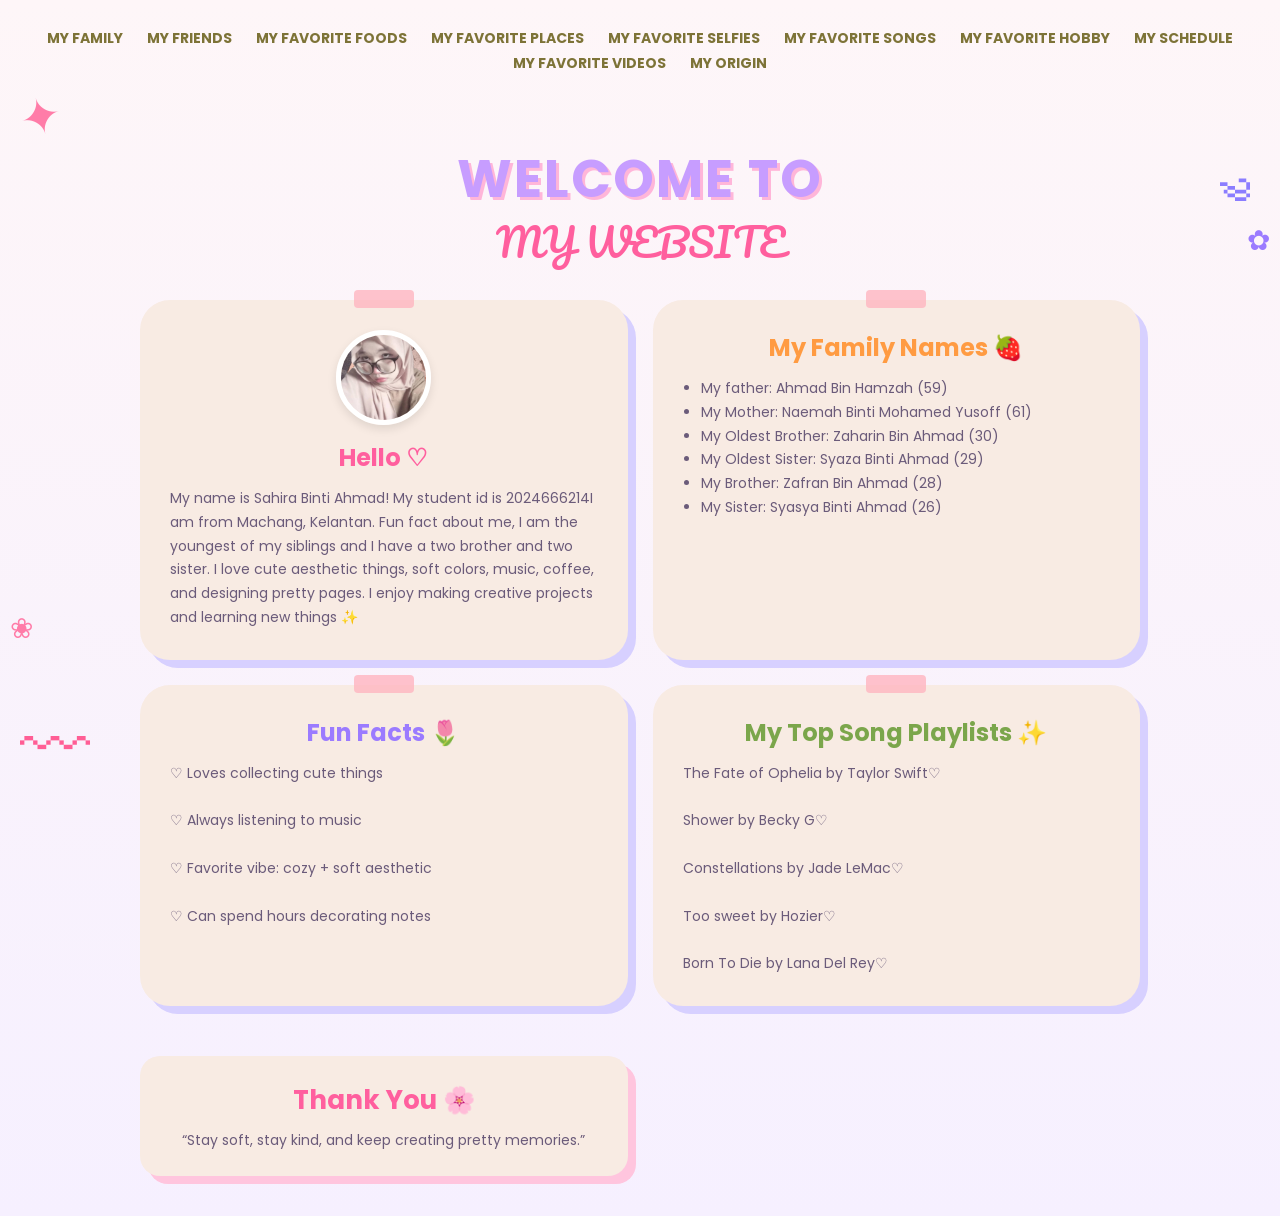
<file: aboutme.html>
<!DOCTYPE html>
<html lang="en">
<head>
<meta charset="UTF-8" />
<meta name="viewport" content="width=device-width, initial-scale=1.0"/>
<title>About Me</title>

<link href="https://fonts.googleapis.com/css2?family=Poppins:wght@300;400;600&family=Pacifico&display=swap" rel="stylesheet">

<link rel="stylesheet" href="style.css">
<style>
</style>
</head>

<body>

<!-- MENU -->

<div class="menu">

<a href="myfamily.html">MY FAMILY</a>

<a href="myfriends.html">MY FRIENDS</a>

<a href="myfoods.html">MY FAVORITE FOODS</a>

<a href="favoriteplace.html">MY FAVORITE PLACES</a>

<a href="selfies.html">MY FAVORITE SELFIES</a>

<a href="myfavoritesongs.html">MY FAVORITE SONGS</a>

<a href="myhobby.html">MY FAVORITE HOBBY</a>

<a href="schedule.html">MY SCHEDULE</a>

<a href="myvideo.html">MY FAVORITE VIDEOS</a>

<a href="myorigin.html">MY ORIGIN</a>



</div>

<div class="bg-doodle1">✦</div>
<div class="bg-doodle2">༄</div>
<div class="bg-doodle3">〰</div>

<div class="sparkle s1">✿</div>
<div class="sparkle s2">❀</div>

<div class="container">

<div class="title">
<h1>WELCOME TO</h1>
<p>MY WEBSITE</p>
    </div>

<div class="grid">

<div class="card about">
<img src="Image/me.jpeg" class="profile">

<h2>Hello ♡</h2>

<p>
My name is Sahira Binti Ahmad! My student id is 2024666214I am from Machang, Kelantan. Fun fact about me, I am the youngest of my siblings and I have a two brother and two sister.
I love cute aesthetic things, soft colors,
music, coffee, and designing pretty pages.
I enjoy making creative projects and learning new things ✨
</p>
</div>

<div class="card likes">
<h2>My Family Names 🍓</h2>

<ul>
<li>My father: Ahmad Bin Hamzah (59)</li>
<li>My Mother: Naemah Binti Mohamed Yusoff (61)</li>
<li>My Oldest Brother: Zaharin Bin Ahmad (30)</li>
<li>My Oldest Sister: Syaza Binti Ahmad (29)</li>
<li>My Brother: Zafran Bin Ahmad (28)</li>
<li>My Sister: Syasya Binti Ahmad (26)</li>
</ul>
</div>

<div class="card facts">
<h2>Fun Facts 🌷</h2>

<p>
♡ Loves collecting cute things  
<br><br>
♡ Always listening to music  
<br><br>
♡ Favorite vibe: cozy + soft aesthetic  
<br><br>
♡ Can spend hours decorating notes
</p>
</div>

<div class="card socials">
<h2>My Top Song Playlists ✨</h2>

<p>
The Fate of Ophelia by Taylor Swift♡
<br><br>
Shower by Becky G♡
<br><br>
Constellations by Jade LeMac♡
<br><br>
Too sweet by Hozier♡
<br><br>
Born To Die by Lana Del Rey♡
</p>
</div>


<div class="footer">
<h3>Thank You 🌸</h3>

<p>
“Stay soft, stay kind, and keep creating pretty memories.”
</p>
</div>

</body>
</html>
</file>
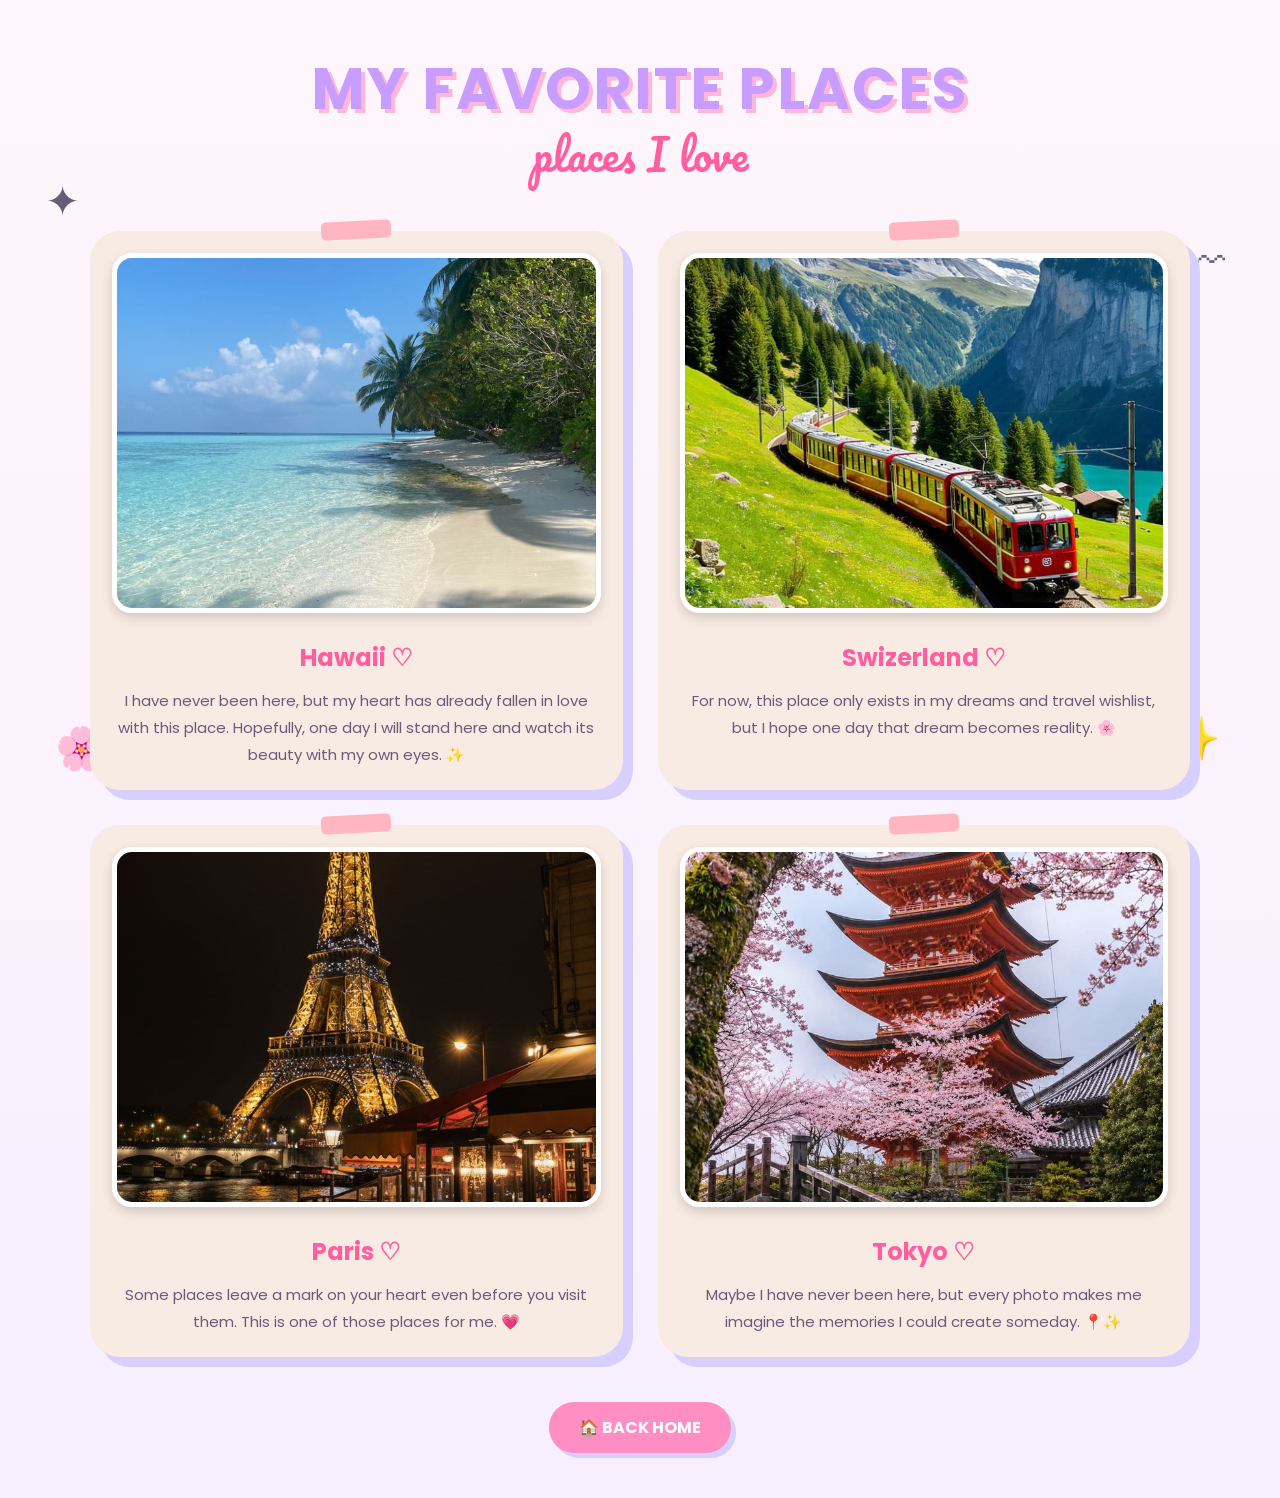
<file: favoriteplace.html>
<!DOCTYPE html>
<html>
<head>
<meta charset="UTF-8">
<meta name="viewport" content="width=device-width, initial-scale=1.0">
<title>My Favorite Places</title>
<style>
@import url('https://fonts.googleapis.com/css2?family=Poppins:wght@300;400;600&family=Pacifico&display=swap');

*{
margin:0;
padding:0;
box-sizing:border-box;
font-family:'Poppins',sans-serif;
}

body{
background:linear-gradient(180deg,#fff6fb,#f7efff);
color:#6b5b7a;
min-height:100vh;
overflow-x:hidden;
}

.container{
width:90%;
max-width:1100px;
margin:45px auto;
}

.title{
text-align:center;
margin-bottom:40px;
}

.title h1{
font-size:58px;
color:#c79dff;
letter-spacing:2px;
text-shadow:4px 4px #ffb6d9;
}

.title p{
font-family:'Pacifico',cursive;
font-size:42px;
color:#ff5f9e;
margin-top:-15px;
}

.place-gallery{
display:grid;
grid-template-columns:repeat(2,1fr);
gap:35px;
}

.place-card{
background:#f8ebe3;
border-radius:30px;
padding:22px;
box-shadow:10px 10px 0 #d7d0ff;
position:relative;
transition:0.3s;
cursor:pointer;
}

.place-card::before{
content:'';
width:70px;
height:18px;
background:#ffb6c1;
position:absolute;
top:-10px;
left:50%;
transform:translateX(-50%) rotate(-3deg);
border-radius:5px;
}

.place-card:hover{
transform:translateY(-7px) rotate(-1deg);
}

.place-card img{
width:100%;
height:360px;
object-fit:cover;
border-radius:20px;
border:5px solid white;
box-shadow:0 5px 12px rgba(0,0,0,0.15);
}

.place-card h2{
text-align:center;
margin-top:20px;
color:#ff5f9e;
font-size:24px;
}

.place-card p{
text-align:center;
margin-top:12px;
font-size:15px;
line-height:1.8;
}

.button{
text-align:center;
margin-top:45px;
}

.button a{
display:inline-block;
padding:13px 30px;
background:#ff8fc2;
color:white;
text-decoration:none;
border-radius:25px;
font-weight:bold;
box-shadow:5px 5px 0 #d7d0ff;
}

.button a:hover{
background:#ff6ba9;
}

.doodle{
position:fixed;
font-size:42px;
z-index:-1;
}

.d1{
top:170px;
left:45px;
}

.d2{
top:230px;
right:55px;
}

.d3{
bottom:120px;
left:55px;
}

.d4{
bottom:130px;
right:60px;
}

.active{
transform:scale(1.04);
}

@media(max-width:768px){
.place-gallery{
grid-template-columns:1fr;
}

.title h1{
font-size:42px;
}

.title p{
font-size:32px;
}

.place-card img{
height:300px;
}
}
</style>
</head>

<body>

<div class="doodle d1">✦</div>
<div class="doodle d2">〰</div>
<div class="doodle d3">🌸</div>
<div class="doodle d4">✨</div>

<div class="container">

<div class="title">
<h1>MY FAVORITE PLACES</h1>
<p>places I love</p>
</div>

<div class="place-gallery">

<div class="place-card">
<img src="Image/place1.jpeg" alt="">
<h2> Hawaii ♡</h2>
<p>I have never been here, but my heart has already fallen in love with this place. Hopefully, one day I will stand here and watch its beauty with my own eyes. ✨</p>
</div>

<div class="place-card">
<img src="Image/place2.jpeg" alt="">
<h2>Swizerland ♡</h2>
<p>For now, this place only exists in my dreams and travel wishlist, but I hope one day that dream becomes reality. 🌸</p>
</div>

<div class="place-card">
<img src="Image/place3.jpeg" alt="">
<h2>Paris ♡</h2>
<p>Some places leave a mark on your heart even before you visit them. This is one of those places for me. 💗</p>
</div>

<div class="place-card">
<img src="Image/place4.jpeg" alt="">
<h2>Tokyo ♡</h2>
<p>Maybe I have never been here, but every photo makes me imagine the memories I could create someday. 📍✨</p>
</div>

</div>

<div class="button">
<a href="aboutme.html">🏠 BACK HOME</a>
</div>

</div>

<script>
const cards=document.querySelectorAll(".place-card");

cards.forEach(card=>{
card.addEventListener("click",()=>{
card.classList.toggle("active");
});
});
</script>

</body>
</html>
</file>
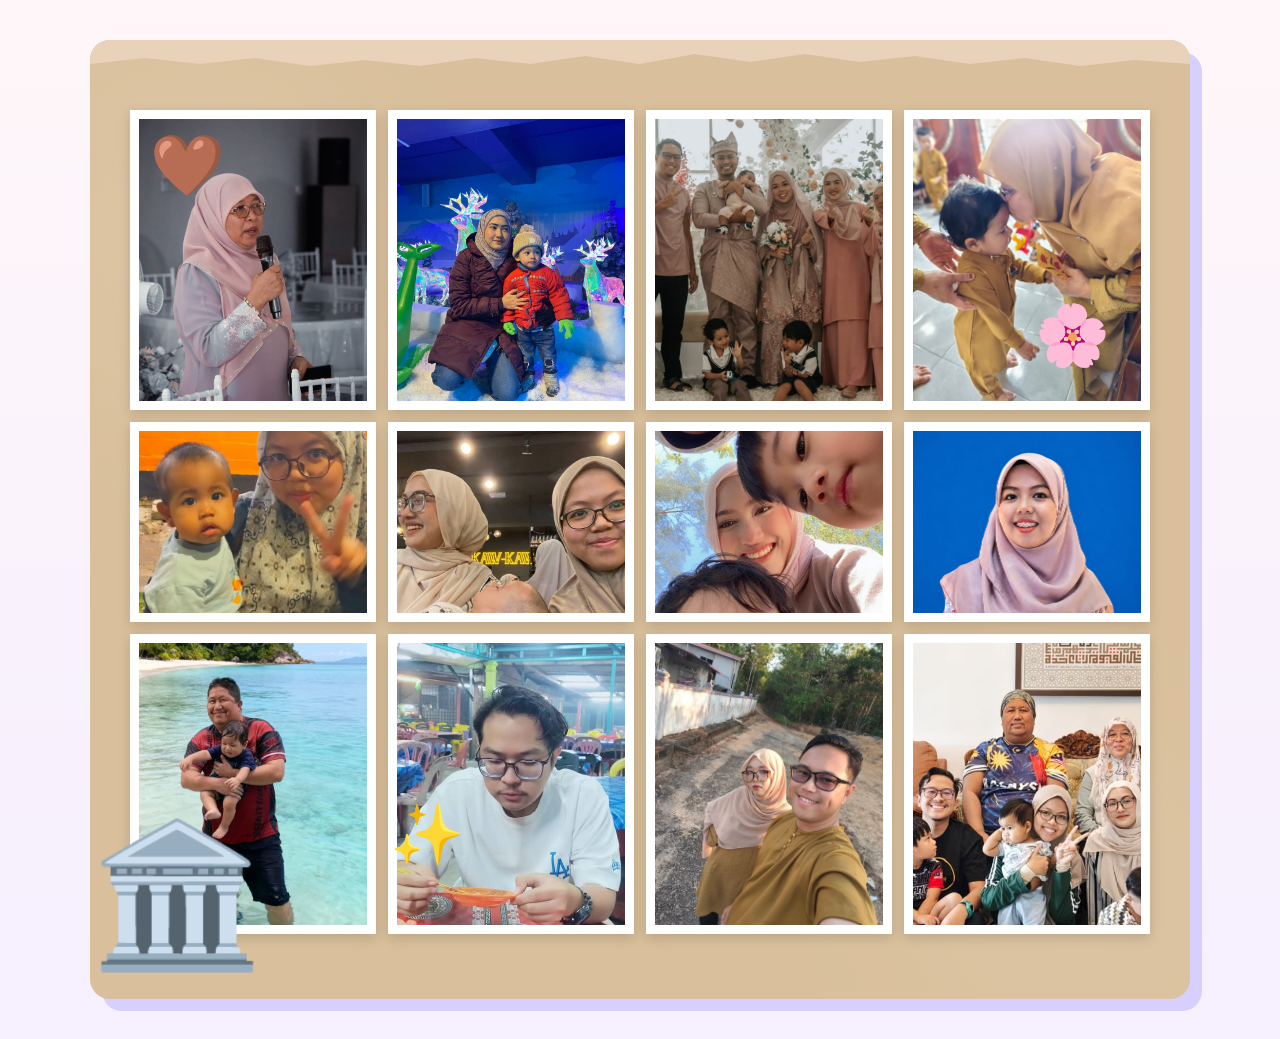
<file: myfamily.html>
<!DOCTYPE html>
<html lang="en">
<head>
<meta charset="UTF-8">
<meta name="viewport" content="width=device-width, initial-scale=1.0">
<title>My Family</title>

<link href="https://fonts.googleapis.com/css2?family=Poppins:wght@300;400;500&family=Pacifico&display=swap" rel="stylesheet">

<style>

*{
    margin:0;
    padding:0;
    box-sizing:border-box;
}

body{
    background:linear-gradient(180deg,#fef6f8,#f6f0ff);
    font-family:'Poppins',sans-serif;
    display:flex;
    justify-content:center;
    align-items:center;
    min-height:100vh;
    padding:40px;
}

/* Scrapbook Page */

.scrapbook{
    width:1100px;
    min-height:900px;
    background:#d9bf9b;
    background-image:
    radial-gradient(circle at 10% 20%, rgba(255,255,255,0.1) 0%, transparent 25%),
    radial-gradient(circle at 90% 90%, rgba(255,255,255,0.08) 0%, transparent 25%);
    border-radius:20px;
    position:relative;
    overflow:hidden;
    padding:40px;
    box-shadow:12px 12px 0px #d7d0ff;
}

/* Torn Paper Effect */

.scrapbook::before{
    content:"";
    position:absolute;
    top:0;
    left:0;
    width:100%;
    height:40px;
    background:#e8d3ba;
    clip-path:polygon(0 0,100% 0,100% 60%,95% 50%,90% 65%,85% 45%,80% 60%,75% 40%,70% 55%,65% 35%,60% 55%,55% 35%,50% 60%,45% 40%,40% 60%,35% 45%,30% 65%,25% 50%,20% 65%,15% 45%,10% 60%,5% 45%,0 60%);
}

/* Main Grid */

.gallery{
    display:grid;
    grid-template-columns:repeat(4,1fr);
    gap:12px;
    margin-top:30px;
}

/* Photos */

.photo{
    background:white;
    padding:6px;
    border:3px solid #fff;
    box-shadow:0 4px 12px rgba(0,0,0,0.15);
    transition:0.3s;
}

.photo:hover{
    transform:scale(1.05);
}

.photo img{
    width:100%;
    height:100%;
    object-fit:cover;
    display:block;
}

.small{
    height:120px;
}

.medium{
    height:200px;
}

.large{
    height:300px;
}

/* Title */

.family-title{
    position:absolute;
    top:420px;
    left:50%;
    transform:translateX(-50%);
    font-family:'Pacifico',cursive;
    font-size:55px;
    color:white;
    text-shadow:2px 2px 8px rgba(0,0,0,0.3);
}

/* Decorative Elements */

.airplane{
    position:absolute;
    right:60px;
    bottom:200px;
    font-size:90px;
    opacity:0.8;
}

.building-left{
    position:absolute;
    bottom:0;
    left:0;
    font-size:140px;
}

.building-right{
    position:absolute;
    bottom:0;
    right:0;
    font-size:140px;
}

.sticker{
    position:absolute;
    font-size:60px;
}

.s1{
    top:80px;
    left:60px;
}

.s2{
    bottom:120px;
    left:300px;
}

.s3{
    top:250px;
    right:80px;
}

/* Responsive */

@media(max-width:900px){

.gallery{
    grid-template-columns:repeat(2,1fr);
}

.family-title{
    position:relative;
    top:auto;
    left:auto;
    transform:none;
    text-align:center;
    margin:30px 0;
}

.scrapbook{
    width:100%;
}

}

</style>
</head>
<body>

<div class="scrapbook">

<div class="sticker s1">🤎</div>
<div class="sticker s2">✨</div>
<div class="sticker s3">🌸</div>

<div class="gallery">

<div class="photo large">
<img src="Image/mother.jpeg">
</div>

<div class="photo large">
<img src="Image/father.jpeg">
</div>

<div class="photo large">
<img src="Image/big.jpeg">
</div>

<div class="photo large">
<img src="Image/family4.jpeg">
</div>

<div class="photo medium">
<img src="Image/family5.jpeg">
</div>

<div class="photo medium">
<img src="Image/small.jpeg">
</div>

<div class="photo medium">
<img src="Image/family7.jpeg">
</div>

<div class="photo medium">
<img src="Image/family8.jpeg">
</div>

<div class="photo large">
<img src="Image/family9.jpeg">
</div>

<div class="photo large">
<img src="Image/family10.jpeg">
</div>

<div class="photo large">
<img src="Image/family11.jpeg">
</div>

<div class="photo large">
<img src="Image/rightsmall.jpeg">
</div>

</div>

<div class="building-left">🏛️</div>
<div class="building-center">🏰</div>

</div>

</body>
</html>
</file>
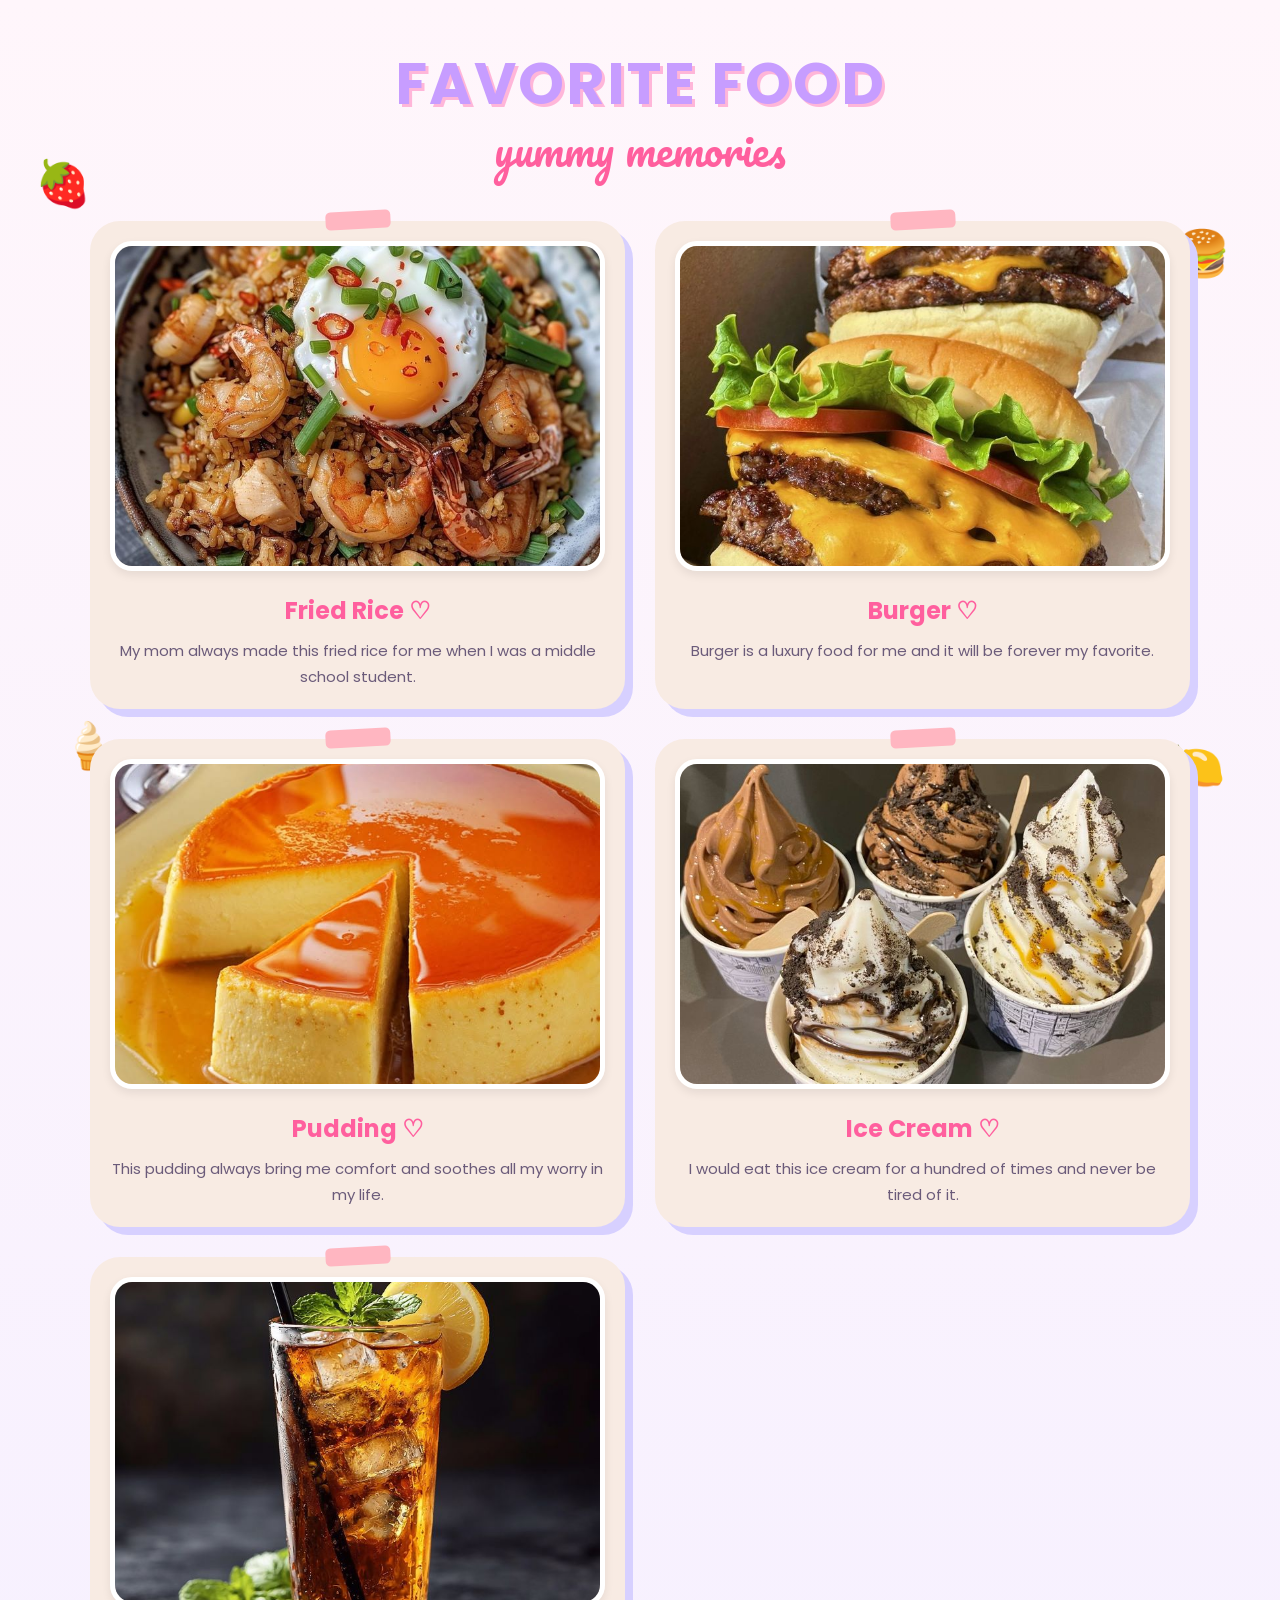
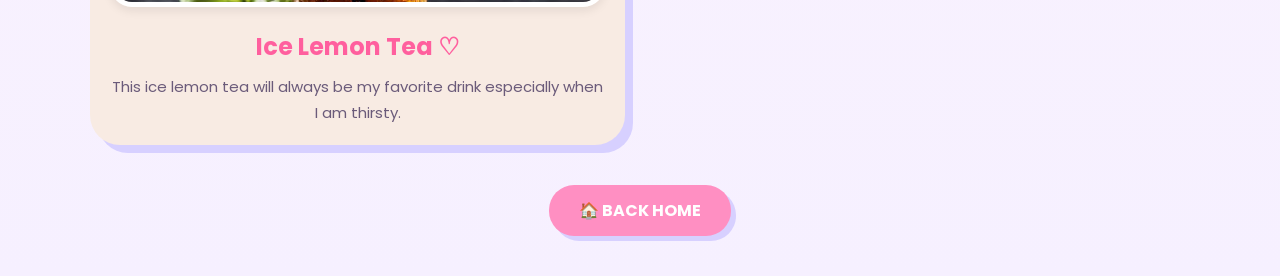
<file: myfoods.html>
<!DOCTYPE html>
<html>
<head>
<meta charset="UTF-8">
<meta name="viewport" content="width=device-width, initial-scale=1.0">
<title>My Favorite Food</title>
<style>
@import url('https://fonts.googleapis.com/css2?family=Poppins:wght@300;400;600&family=Pacifico&display=swap');
*{
margin:0;
padding:0;
box-sizing:border-box;
font-family:'Poppins',sans-serif;
}
body{
background:linear-gradient(180deg,#fff6fb,#f6f0ff);
color:#6b5b7a;
min-height:100vh;
overflow-x:hidden;
}
.menu{
text-align:center;
padding:25px;
}
.menu a{
text-decoration:none;
color:#7d7337;
margin:0 18px;
font-size:14px;
font-weight:bold;
}
.container{
width:90%;
max-width:1100px;
margin:40px auto;
position:relative;
}
.title{
text-align:center;
margin-bottom:35px;
}
.title h1{
font-size:58px;
color:#c79dff;
text-shadow:3px 3px #ffb6d9;
letter-spacing:2px;
}
.title p{
font-family:'Pacifico',cursive;
font-size:42px;
color:#ff5f9e;
margin-top:-15px;
}
.food-gallery{
display:grid;
grid-template-columns:repeat(2,1fr);
gap:30px;
}
.food-card{
background:#f8ebe3;
border-radius:30px;
padding:20px;
box-shadow:8px 8px 0 #d7d0ff;
position:relative;
transition:0.3s;
}
.food-card::before{
content:'';
width:65px;
height:18px;
background:#ffb6c1;
position:absolute;
top:-10px;
left:50%;
transform:translateX(-50%) rotate(-3deg);
border-radius:5px;
}
.food-card:hover{
transform:translateY(-6px) rotate(-1deg);
}
.food-card img{
width:100%;
height:330px;
object-fit:cover;
border-radius:22px;
border:5px solid white;
box-shadow:0 4px 10px rgba(0,0,0,0.08);
}
.food-card h2{
text-align:center;
margin-top:15px;
color:#ff5f9e;
font-size:24px;
}
.food-card p{
margin-top:10px;
font-size:15px;
line-height:1.7;
text-align:center;
}
.button{
text-align:center;
margin-top:40px;
}
.button a{
display:inline-block;
padding:13px 30px;
background:#ff8fc2;
color:white;
text-decoration:none;
border-radius:25px;
font-weight:bold;
box-shadow:5px 5px 0 #d7d0ff;
}
.button a:hover{
background:#ff6ba9;
}
.doodle{
position:fixed;
font-size:45px;
z-index:-1;
}
.d1{
top:150px;
left:35px;
}
.d2{
right:50px;
top:220px;
}
.d3{
left:60px;
bottom:120px;
}
.d4{
right:55px;
bottom:100px;
}
.active{
transform:scale(1.04);
}
@media(max-width:768px){
.menu a{
display:block;
margin:10px 0;
}
.food-gallery{
grid-template-columns:1fr;
}
.title h1{
font-size:42px;
}
.title p{
font-size:32px;
}
.food-card img{
height:300px;
}
}
</style>
</head>
<body>
<div class="doodle d1">🍓</div>
<div class="doodle d2">🍔</div>
<div class="doodle d3">🍦</div>
<div class="doodle d4">🍋</div>
<div class="container">
<div class="title">
<h1>FAVORITE FOOD</h1>
<p>yummy memories</p>
</div>
<div class="food-gallery">
<div class="food-card">
<img src="Image/Food1.jpeg" alt="">
<h2>Fried Rice ♡</h2>
<p>My mom always made this fried rice for me when I was a middle school student.</p>
</div>
<div class="food-card">
<img src="Image/Food2.jpeg" alt="">
<h2>Burger ♡</h2>
<p>Burger is a luxury food for me and it will be forever my favorite.</p>
</div>
<div class="food-card">
<img src="Image/Food3.jpeg" alt="">
<h2>Pudding ♡</h2>
<p>This pudding always bring me comfort and soothes all my worry in my life.</p>
</div>
<div class="food-card">
<img src="Image/Food4.jpeg" alt="">
<h2>Ice Cream ♡</h2>
<p>I would eat this ice cream for a hundred of times and never be tired of it.</p>
</div>
<div class="food-card">
<img src="Image/Food5.jpeg" alt="">
<h2>Ice Lemon Tea ♡</h2>
<p>This ice lemon tea will always be my favorite drink especially when I am thirsty.</p>
</div>
</div>
<div class="button">
<a href="aboutme.html">🏠 BACK HOME</a>
</div>
</div>
<script>
const cards=document.querySelectorAll(".food-card");
cards.forEach(card=>{
card.addEventListener("click",()=>{
card.classList.toggle("active");
});
});
</script>
</body>
</html>
</file>
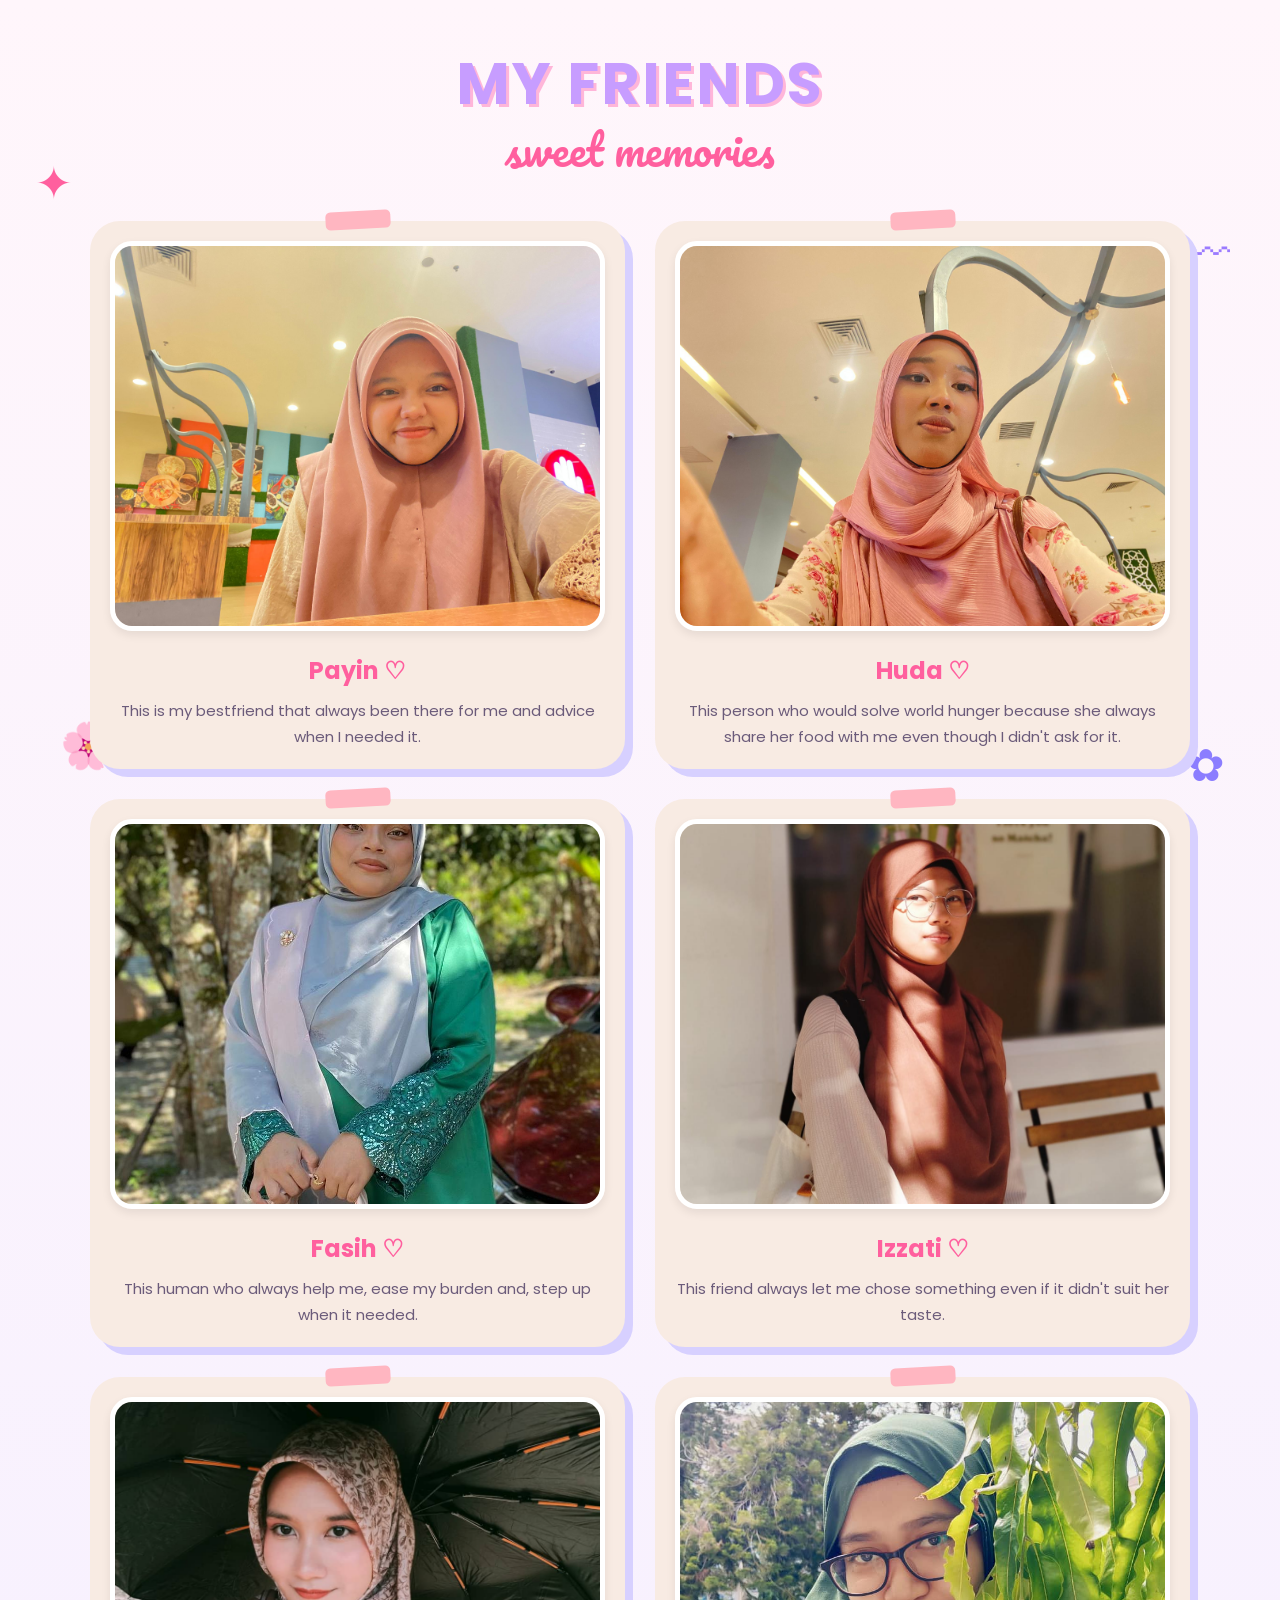
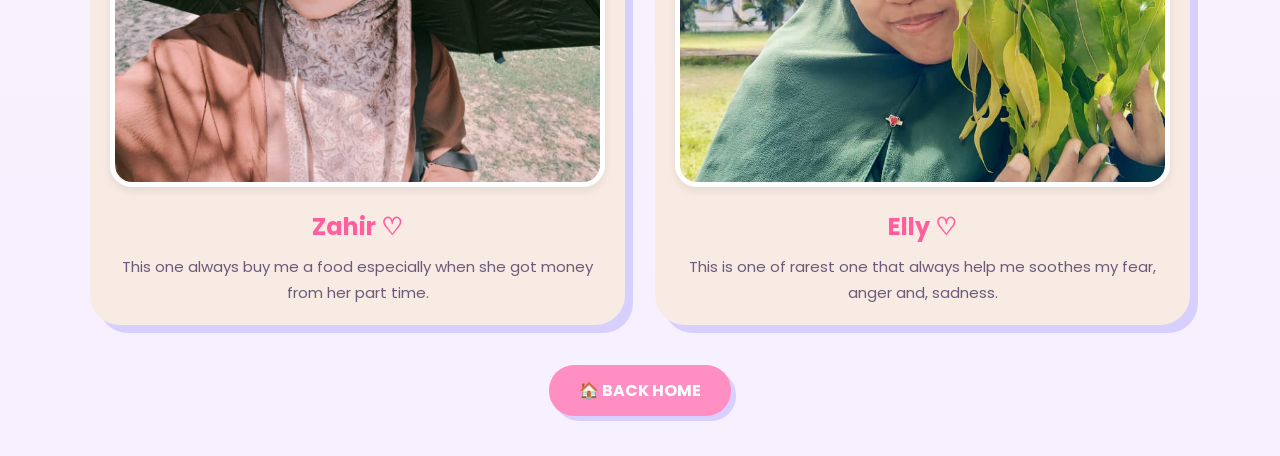
<file: myfriends.html>
<!DOCTYPE html>
<html>
<head>
<meta charset="UTF-8">
<meta name="viewport" content="width=device-width, initial-scale=1.0">
<title>My Friends</title>
<style>
@import url('https://fonts.googleapis.com/css2?family=Poppins:wght@300;400;600&family=Pacifico&display=swap');
*{
margin:0;
padding:0;
box-sizing:border-box;
font-family:'Poppins',sans-serif;
}
body{
background:linear-gradient(180deg,#fff6fb,#f6f0ff);
color:#6b5b7a;
min-height:100vh;
overflow-x:hidden;
}
.menu{
text-align:center;
padding:25px;
}
.menu a{
text-decoration:none;
color:#7d7337;
margin:0 18px;
font-size:14px;
font-weight:bold;
}
.container{
width:90%;
max-width:1100px;
margin:40px auto;
position:relative;
}
.title{
text-align:center;
margin-bottom:35px;
}
.title h1{
font-size:58px;
color:#c79dff;
text-shadow:3px 3px #ffb6d9;
letter-spacing:2px;
}
.title p{
font-family:'Pacifico',cursive;
font-size:42px;
color:#ff5f9e;
margin-top:-15px;
}
.gallery{
display:grid;
grid-template-columns:repeat(2,1fr);
gap:30px;
}
.friend-card{
background:#f8ebe3;
border-radius:30px;
padding:20px;
box-shadow:8px 8px 0 #d7d0ff;
position:relative;
transition:0.3s;
}
.friend-card::before{
content:'';
width:65px;
height:18px;
background:#ffb6c1;
position:absolute;
top:-10px;
left:50%;
transform:translateX(-50%) rotate(-3deg);
border-radius:5px;
}
.friend-card:hover{
transform:translateY(-6px) rotate(-1deg);
}
.friend-card img{
width:100%;
height:390px;
object-fit:cover;
border-radius:22px;
border:5px solid white;
box-shadow:0 4px 10px rgba(0,0,0,0.08);
}
.friend-card h2{
text-align:center;
margin-top:15px;
color:#ff5f9e;
font-size:24px;
}
.friend-card p{
margin-top:10px;
font-size:15px;
line-height:1.7;
text-align:center;
}
.button{
text-align:center;
margin-top:40px;
}
.button a{
display:inline-block;
padding:13px 30px;
background:#ff8fc2;
color:white;
text-decoration:none;
border-radius:25px;
font-weight:bold;
box-shadow:5px 5px 0 #d7d0ff;
}
.button a:hover{
background:#ff6ba9;
}
.doodle{
position:fixed;
font-size:45px;
z-index:-1;
}
.d1{
top:150px;
left:35px;
color:#ff5f9e;
}
.d2{
right:50px;
top:220px;
color:#9b7bff;
}
.d3{
left:60px;
bottom:120px;
color:#ff7ca8;
}
.d4{
right:55px;
bottom:100px;
color:#8b7dff;
}
.active{
transform:scale(1.04);
}
@media(max-width:768px){
.menu a{
display:block;
margin:10px 0;
}
.gallery{
grid-template-columns:1fr;
}
.title h1{
font-size:42px;
}
.title p{
font-size:32px;
}
.friend-card img{
height:340px;
}
}
</style>
</head>
<body>
<div class="doodle d1">✦</div>
<div class="doodle d2">〰</div>
<div class="doodle d3">🌸</div>
<div class="doodle d4">✿</div>
<div class="container">
<div class="title">
<h1>MY FRIENDS</h1>
<p>sweet memories</p>
</div>
<div class="gallery">
<div class="friend-card">
<img src="Image/payin.jpeg" alt="Payin">
<h2>Payin ♡</h2>
<p>This is my bestfriend that always been there for me and advice when I needed it.</p>
</div>
<div class="friend-card">
<img src="Image/huda.jpeg" alt="Huda">
<h2>Huda ♡</h2>
<p>This person who would solve world hunger because she always share her food with me even though I didn't ask for it.</p>
</div>
<div class="friend-card">
<img src="Image/ell.jpeg" alt="Ell">
<h2>Fasih ♡</h2>
<p>This human who always help me, ease my burden and, step up when it needed.</p>
</div>
<div class="friend-card">
<img src="Image/izzati.jpeg" alt="Izzati">
<h2>Izzati ♡</h2>
<p>This friend always let me chose something even if it didn't suit her taste.</p>
</div>
<div class="friend-card">
<img src="Image/zahir.jpeg" alt="Zahir">
<h2>Zahir ♡</h2>
<p>This one always buy me a food especially when she got money from her part time.</p>
</div>
<div class="friend-card">
<img src="Image/elly.jpeg" alt="Elly">
<h2>Elly ♡</h2>
<p>This is one of rarest one that always help me soothes my fear, anger and, sadness.</p>
</div>
</div>
<div class="button">
<a href="aboutme.html">🏠 BACK HOME</a>
</div>
</div>
<script>
const cards=document.querySelectorAll(".friend-card");
cards.forEach(card=>{
card.addEventListener("click",()=>{
card.classList.toggle("active");
});
});
</script>
</body>
</html>
</file>
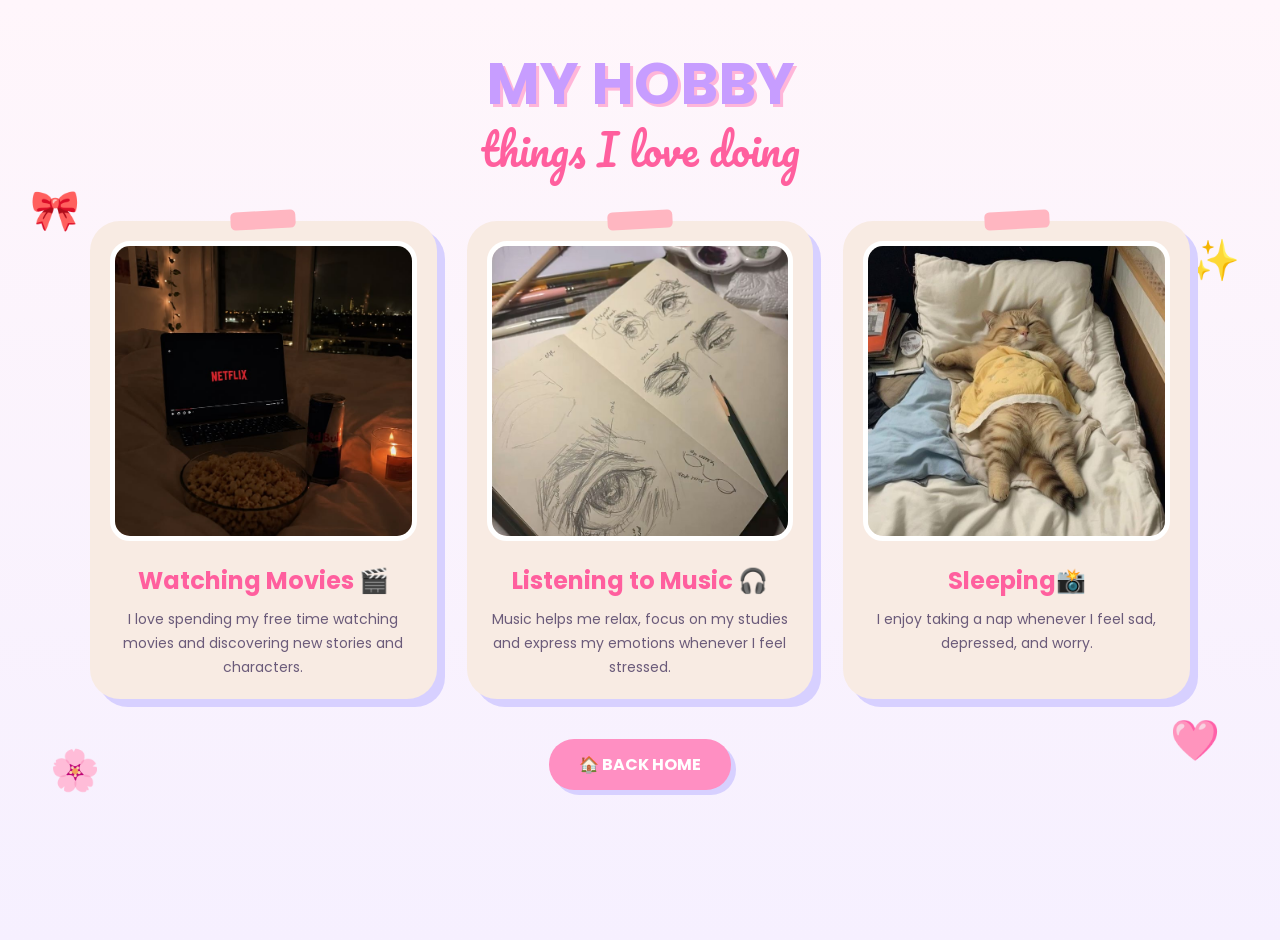
<file: myhobby.html>
<!DOCTYPE html>
<html>
<head>
<meta charset="UTF-8">
<meta name="viewport" content="width=device-width, initial-scale=1.0">
<title>My Hobby</title>

<style>

@import url('https://fonts.googleapis.com/css2?family=Poppins:wght@300;400;600&family=Pacifico&display=swap');

*{
margin:0;
padding:0;
box-sizing:border-box;
font-family:'Poppins',sans-serif;
}

body{
background:linear-gradient(180deg,#fff6fb,#f6f0ff);
min-height:100vh;
color:#6b5b7a;
overflow-x:hidden;
}

.menu{
text-align:center;
padding:25px;
}

.menu a{
text-decoration:none;
color:#7d7337;
margin:0 18px;
font-size:14px;
font-weight:bold;
}

.container{
width:90%;
max-width:1100px;
margin:40px auto;
}

.title{
text-align:center;
margin-bottom:35px;
}

.title h1{
font-size:58px;
color:#c79dff;
text-shadow:3px 3px #ffb6d9;
}

.title p{
font-family:'Pacifico',cursive;
font-size:42px;
color:#ff5f9e;
margin-top:-15px;
}

.hobby-gallery{
display:grid;
grid-template-columns:repeat(3,1fr);
gap:30px;
}

.hobby-card{
background:#f8ebe3;
padding:20px;
border-radius:30px;
box-shadow:8px 8px 0px #d7d0ff;
position:relative;
transition:0.3s;
cursor:pointer;
}

.hobby-card::before{
content:'';
width:65px;
height:18px;
background:#ffb6c1;
position:absolute;
top:-10px;
left:50%;
transform:translateX(-50%) rotate(-3deg);
border-radius:5px;
}

.hobby-card:hover{
transform:translateY(-8px) rotate(-1deg);
}

.hobby-card img{
width:100%;
height:300px;
object-fit:cover;
border-radius:20px;
border:5px solid white;
}

.hobby-card h2{
text-align:center;
margin-top:15px;
color:#ff5f9e;
font-size:24px;
}

.hobby-card p{
text-align:center;
margin-top:10px;
line-height:1.7;
font-size:14px;
}

.button{
text-align:center;
margin-top:40px;
}

.button a{
display:inline-block;
padding:13px 30px;
background:#ff8fc2;
color:white;
text-decoration:none;
border-radius:25px;
font-weight:bold;
box-shadow:5px 5px 0px #d7d0ff;
}

.button a:hover{
background:#ff6ba9;
}

.doodle{
position:fixed;
font-size:40px;
z-index:-1;
}

.d1{
top:180px;
left:30px;
}

.d2{
right:40px;
top:230px;
}

.d3{
left:50px;
bottom:100px;
}

.d4{
right:60px;
bottom:130px;
}

.active{
transform:scale(1.05);
}

@media(max-width:900px){

.hobby-gallery{
grid-template-columns:1fr;
}

.title h1{
font-size:42px;
}

.title p{
font-size:32px;
}

}

</style>

</head>

<body>


<div class="doodle d1">🎀</div>
<div class="doodle d2">✨</div>
<div class="doodle d3">🌸</div>
<div class="doodle d4">🩷</div>

<div class="container">

<div class="title">
<h1>MY HOBBY</h1>
<p>things I love doing</p>
</div>

<div class="hobby-gallery">

<div class="hobby-card">
<img src="Image/hobby1.jpeg" alt="">
<h2>Watching Movies 🎬</h2>
<p>
I love spending my free time watching movies and discovering new stories and characters.
</p>
</div>

<div class="hobby-card">
<img src="Image/hobby2.jpeg" alt="">
<h2>Listening to Music 🎧</h2>
<p>
Music helps me relax, focus on my studies and express my emotions whenever I feel stressed.
</p>
</div>

<div class="hobby-card">
<img src="Image/hobby3.jpeg" alt="">
<h2>Sleeping📸</h2>
<p>
I enjoy taking a nap whenever I feel sad, depressed, and worry.
</p>
</div>

</div>

<div class="button">
<a href="aboutme.html">🏠 BACK HOME</a>
</div>

</div>

<script>

const cards=document.querySelectorAll(".hobby-card");

cards.forEach(card=>{

card.addEventListener("click",()=>{

card.classList.toggle("active");

});

});

</script>

</body>
</html>
</file>
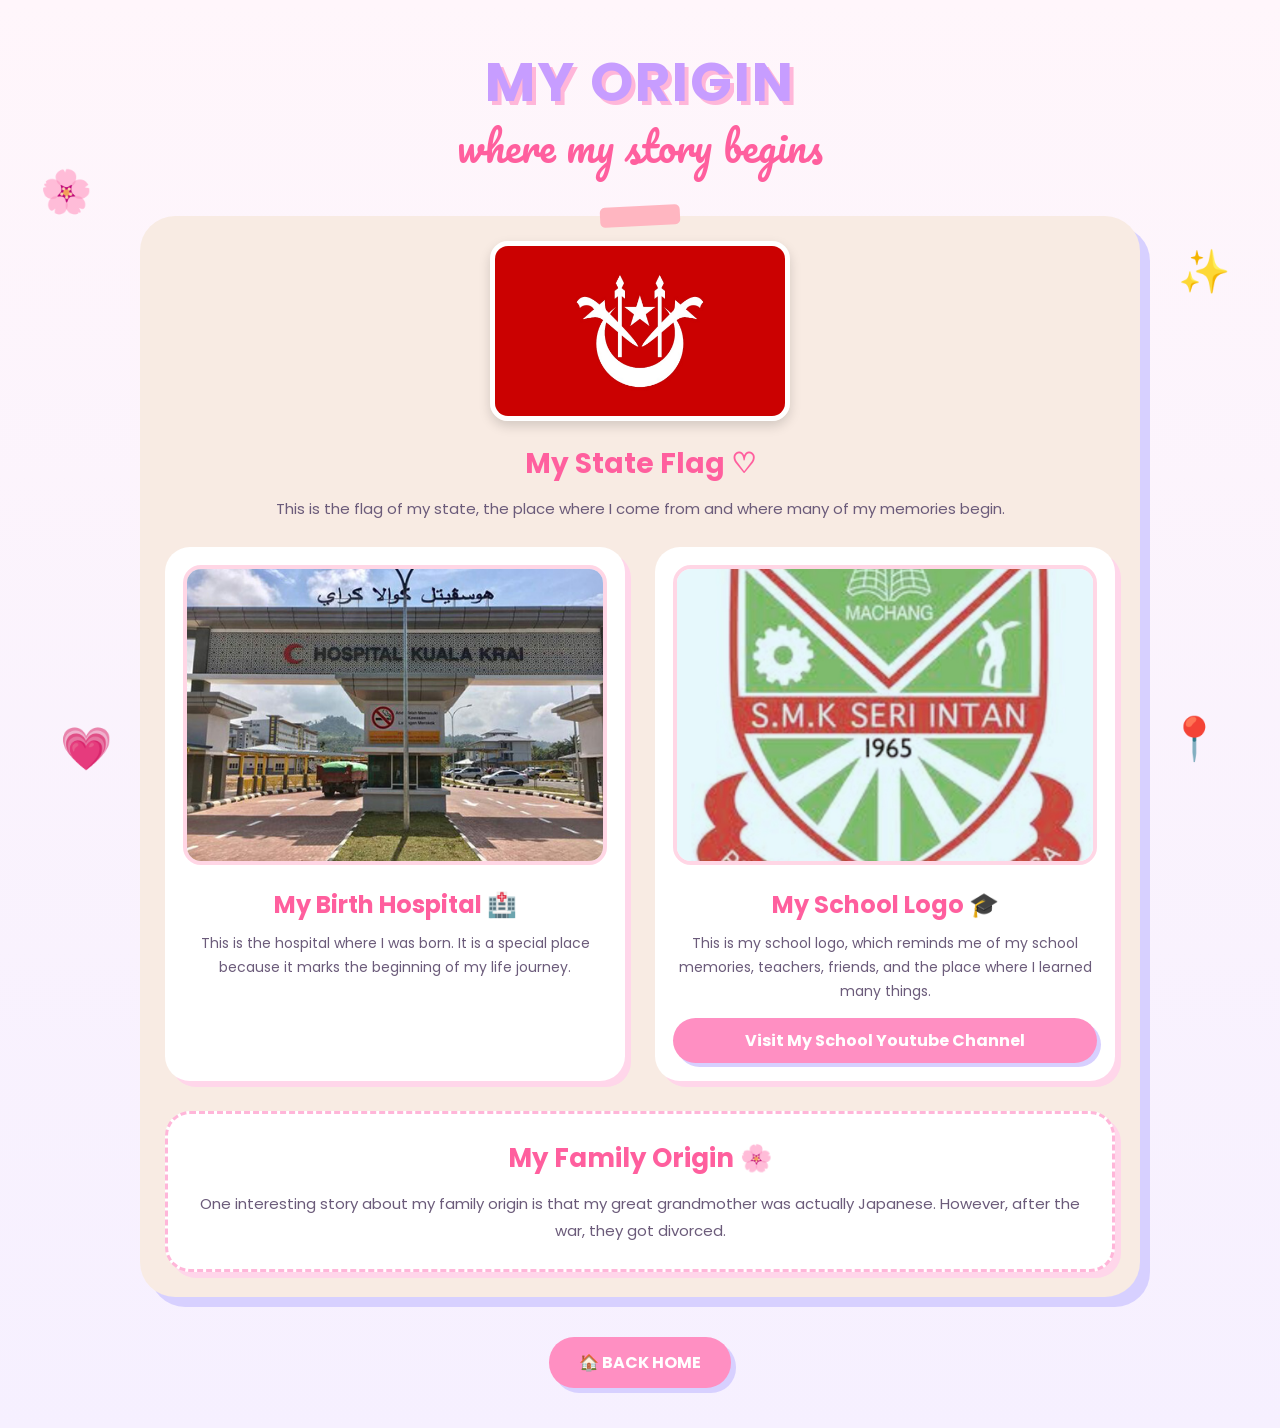
<file: myorigin.html>
<!DOCTYPE html>
<html>
<head>
<meta charset="UTF-8">
<meta name="viewport" content="width=device-width, initial-scale=1.0">
<title>My Origin</title>
<style>
@import url('https://fonts.googleapis.com/css2?family=Poppins:wght@300;400;600&family=Pacifico&display=swap');
*{
margin:0;
padding:0;
box-sizing:border-box;
font-family:'Poppins',sans-serif;
}
body{
background:linear-gradient(180deg,#fff6fb,#f6f0ff);
min-height:100vh;
color:#6b5b7a;
overflow-x:hidden;
}
.container{
width:90%;
max-width:1000px;
margin:40px auto;
}
.title{
text-align:center;
margin-bottom:35px;
}
.title h1{
font-size:55px;
color:#c79dff;
text-shadow:4px 4px #ffb6d9;
letter-spacing:2px;
}
.title p{
font-family:'Pacifico',cursive;
font-size:40px;
color:#ff5f9e;
margin-top:-12px;
}
.origin-card{
background:#f8ebe3;
border-radius:35px;
padding:25px;
box-shadow:10px 10px 0 #d7d0ff;
position:relative;
margin-bottom:35px;
}
.origin-card::before{
content:'';
width:80px;
height:20px;
background:#ffb6c1;
position:absolute;
top:-10px;
left:50%;
transform:translateX(-50%) rotate(-3deg);
border-radius:5px;
}
.flag-box{
text-align:center;
margin-bottom:25px;
}
.flag-box img{
width:300px;
height:180px;
object-fit:cover;
border-radius:18px;
border:5px solid white;
box-shadow:0 5px 12px rgba(0,0,0,0.15);
}
.flag-box h2{
margin-top:15px;
color:#ff5f9e;
font-size:28px;
}
.flag-box p{
font-size:15px;
line-height:1.8;
margin-top:10px;
}
.info-gallery{
display:grid;
grid-template-columns:1fr 1fr;
gap:30px;
}
.info-card{
background:white;
padding:18px;
border-radius:25px;
box-shadow:6px 6px 0 #ffd6ea;
transition:0.3s;
cursor:pointer;
}
.info-card:hover{
transform:translateY(-6px) rotate(-1deg);
}
.info-card img{
width:100%;
height:300px;
object-fit:cover;
border-radius:18px;
border:4px solid #ffd6e5;
}
.info-card h2{
text-align:center;
color:#ff5f9e;
font-size:24px;
margin-top:15px;
}
.info-card p{
text-align:center;
font-size:14px;
line-height:1.7;
margin-top:10px;
}
.family-note{
background:#fff;
border-radius:25px;
padding:25px;
margin-top:30px;
box-shadow:6px 6px 0 #ffd6ea;
border:3px dashed #ffb6d9;
text-align:center;
}
.family-note h2{
color:#ff5f9e;
font-size:26px;
margin-bottom:12px;
}
.family-note p{
font-size:15px;
line-height:1.8;
}
.school-link{
display:block;
text-align:center;
margin-top:15px;
text-decoration:none;
background:#ff8fc2;
color:white;
padding:10px 20px;
border-radius:25px;
font-weight:bold;
box-shadow:4px 4px 0 #d7d0ff;
}
.school-link:hover{
background:#ff6ba9;
}
.button{
text-align:center;
margin-top:40px;
}
.button a{
display:inline-block;
padding:13px 30px;
background:#ff8fc2;
color:white;
text-decoration:none;
border-radius:25px;
font-weight:bold;
box-shadow:5px 5px 0 #d7d0ff;
}
.button a:hover{
background:#ff6ba9;
}
.doodle{
position:fixed;
font-size:42px;
z-index:-1;
}
.d1{
top:160px;
left:40px;
}
.d2{
top:240px;
right:50px;
}
.d3{
bottom:120px;
left:60px;
}
.d4{
bottom:130px;
right:60px;
}
.active{
transform:scale(1.04);
}
@media(max-width:768px){
.title h1{
font-size:40px;
}
.title p{
font-size:30px;
}
.info-gallery{
grid-template-columns:1fr;
}
.flag-box img{
width:100%;
}
.info-card img{
height:260px;
}
}
</style>
</head>
<body>
<div class="doodle d1">🌸</div>
<div class="doodle d2">✨</div>
<div class="doodle d3">💗</div>
<div class="doodle d4">📍</div>
<div class="container">
<div class="title">
<h1>MY ORIGIN</h1>
<p>where my story begins</p>
</div>
<div class="origin-card">
<div class="flag-box">
<img src="Image/kelate.jpeg" alt="My State Flag">
<h2>My State Flag ♡</h2>
<p>
This is the flag of my state, the place where I come from and where many of my memories begin.
</p>
</div>
<div class="info-gallery">
<div class="info-card">
<img src="Image/hopi.jpeg" alt="My Birth Hospital">
<h2>My Birth Hospital 🏥</h2>
<p>
This is the hospital where I was born. It is a special place because it marks the beginning of my life journey.
</p>
</div>
<div class="info-card">
<img src="Image/logo.jpeg" alt="My School Logo">
<h2>My School Logo 🎓</h2>
<p>
This is my school logo, which reminds me of my school memories, teachers, friends, and the place where I learned many things.
</p>
<a href="https://youtube.com/@tvpsssmkseriintan2492?si=R0iRT6O92I7CgcHo" target="_blank" class="school-link">Visit My School Youtube Channel</a>
</div>
</div>
<div class="family-note">
<h2>My Family Origin 🌸</h2>
<p>
One interesting story about my family origin is that my great grandmother was actually Japanese. However, after the war, they got divorced.
</p>
</div>
</div>
<div class="button">
<a href="aboutme.html">🏠 BACK HOME</a>
</div>
</div>
<script>
const cards=document.querySelectorAll(".info-card");
cards.forEach(card=>{
card.addEventListener("click",()=>{
card.classList.toggle("active");
});
});
</script>
</body>
</html>
</file>
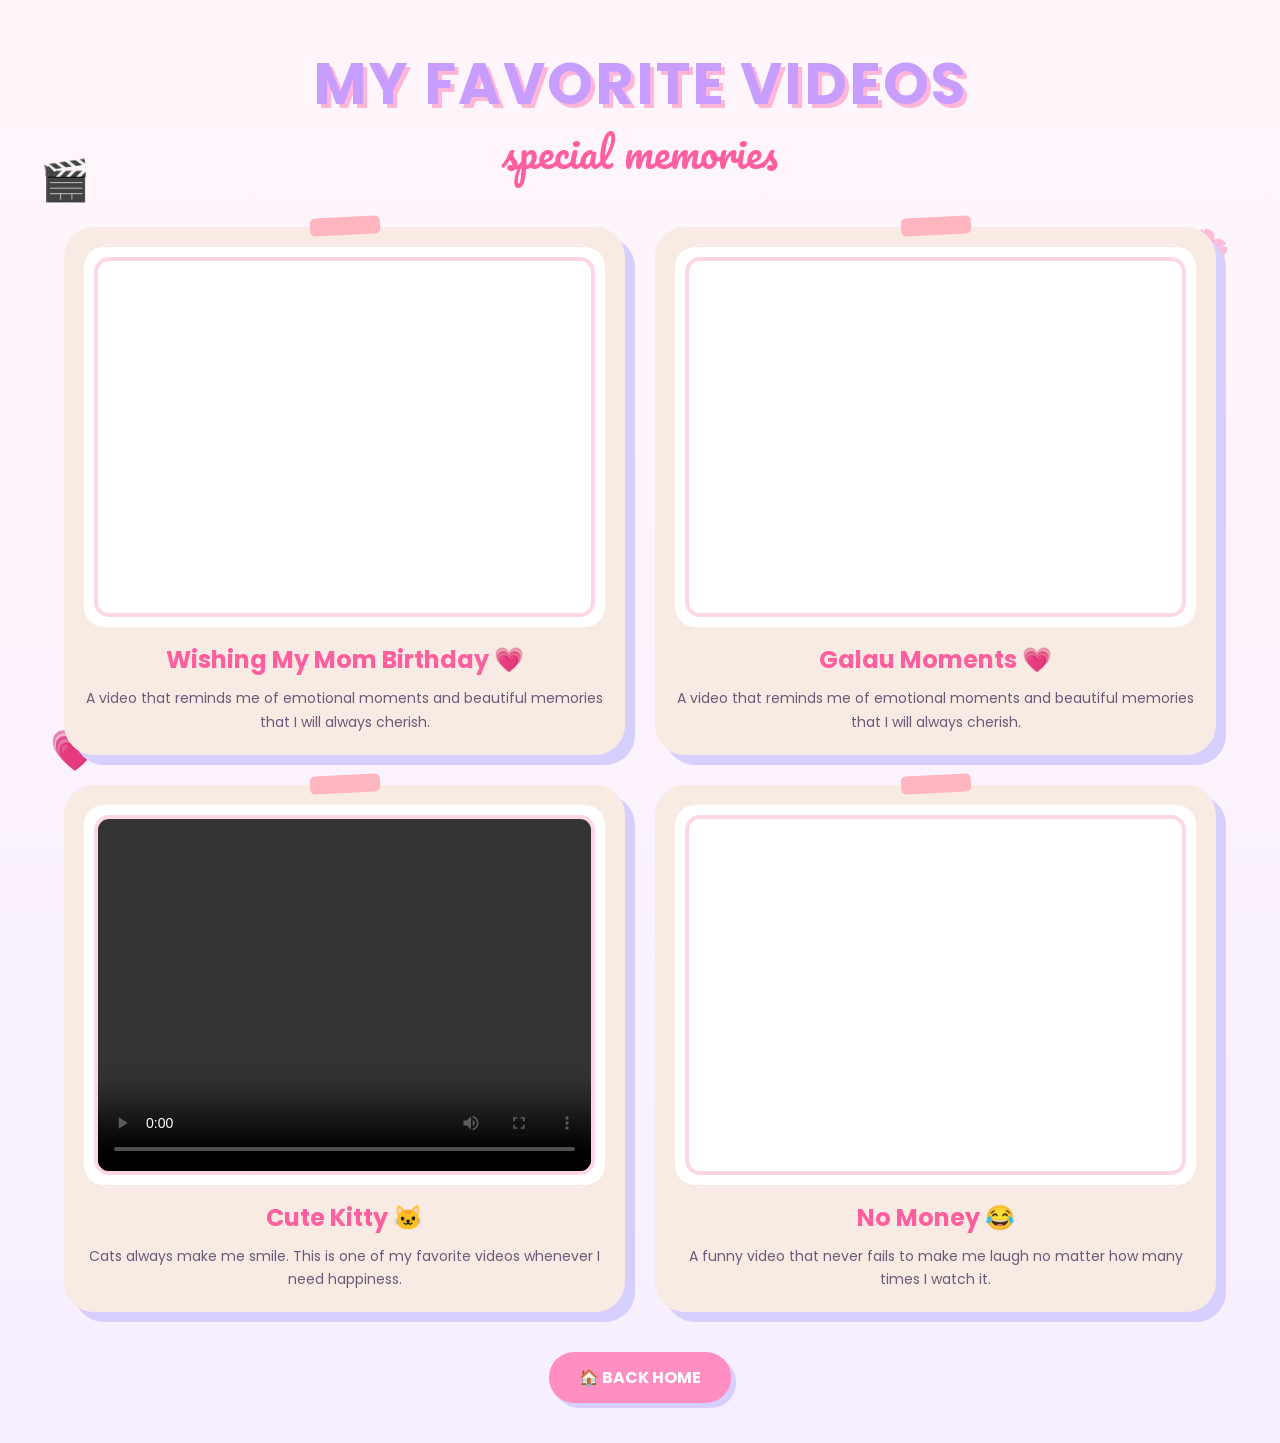
<file: myvideo.html>
<!DOCTYPE html>
<html>
<head>
<meta charset="UTF-8">
<meta name="viewport" content="width=device-width, initial-scale=1.0">
<title>My Favorite Videos</title>

<style>
@import url('https://fonts.googleapis.com/css2?family=Poppins:wght@300;400;600&family=Pacifico&display=swap');

*{
margin:0;
padding:0;
box-sizing:border-box;
font-family:'Poppins',sans-serif;
}

body{
background:linear-gradient(180deg,#fff6fb,#f7efff);
min-height:100vh;
color:#6b5b7a;
overflow-x:hidden;
}

.container{
width:90%;
max-width:1200px;
margin:40px auto;
}

.title{
text-align:center;
margin-bottom:40px;
}

.title h1{
font-size:58px;
color:#c79dff;
text-shadow:4px 4px #ffb6d9;
letter-spacing:2px;
}

.title p{
font-family:'Pacifico',cursive;
font-size:40px;
color:#ff5f9e;
margin-top:-10px;
}

.video-gallery{
display:grid;
grid-template-columns:repeat(2,1fr);
gap:30px;
}

.video-card{
background:#f8ebe3;
padding:20px;
border-radius:30px;
box-shadow:10px 10px 0px #d7d0ff;
position:relative;
transition:0.3s;
cursor:pointer;
}

.video-card::before{
content:'';
width:70px;
height:18px;
background:#ffb6c1;
position:absolute;
top:-10px;
left:50%;
transform:translateX(-50%) rotate(-3deg);
border-radius:5px;
}

.video-card:hover{
transform:translateY(-8px);
}

.video-box{
background:white;
padding:10px;
border-radius:20px;
}

video,
iframe{
width:100%;
height:360px;
object-fit:cover;
border-radius:15px;
border:4px solid #ffd6e5;
display:block;
}

.video-card h2{
text-align:center;
margin-top:15px;
color:#ff5f9e;
font-size:24px;
}

.video-card p{
text-align:center;
margin-top:10px;
line-height:1.7;
font-size:14px;
}

.button{
text-align:center;
margin-top:40px;
}

.button a{
display:inline-block;
padding:13px 30px;
background:#ff8fc2;
color:white;
text-decoration:none;
border-radius:25px;
font-weight:bold;
box-shadow:5px 5px 0px #d7d0ff;
}

.button a:hover{
background:#ff6ba9;
}

.doodle{
position:fixed;
font-size:40px;
z-index:-1;
}

.d1{
top:150px;
left:40px;
}

.d2{
top:220px;
right:50px;
}

.d3{
bottom:120px;
left:50px;
}

.d4{
bottom:130px;
right:60px;
}

.active{
transform:scale(1.03);
}

@media(max-width:900px){

.video-gallery{
grid-template-columns:1fr;
}

video,
iframe{
height:420px;
}

.title h1{
font-size:42px;
}

.title p{
font-size:30px;
}

}
</style>
</head>

<body>

<div class="doodle d1">🎬</div>
<div class="doodle d2">🌸</div>
<div class="doodle d3">💗</div>
<div class="doodle d4">✨</div>

<div class="container">

<div class="title">
<h1>MY FAVORITE VIDEOS</h1>
<p>special memories</p>
</div>

<div class="video-gallery">

<div class="video-card">
<div class="video-box">
<iframe src="https://www.youtube.com/embed/3F2QX9e0V20" title="Wishing my mom birthday" frameborder="0" allowfullscreen></iframe>
</div>
<h2>Wishing My Mom Birthday 💗</h2>
<p>A video that reminds me of emotional moments and beautiful memories that I will always cherish.</p>
</div>

<div class="video-card">
<div class="video-box">
<iframe src="https://www.youtube.com/embed/XxFP3n-Ikho" title="Galau Moments" frameborder="0" allowfullscreen></iframe>
</div>
<h2>Galau Moments 💗</h2>
<p>A video that reminds me of emotional moments and beautiful memories that I will always cherish.</p>
</div>

<div class="video-card">
<div class="video-box">
<video controls>
<source src="Video/kitty.mp4" type="video/mp4">
</video>
</div>
<h2>Cute Kitty 🐱</h2>
<p>Cats always make me smile. This is one of my favorite videos whenever I need happiness.</p>
</div>

<div class="video-card">
<div class="video-box">
<iframe src="https://www.youtube.com/embed/8x3CLjAiGQc" title="No Money" frameborder="0" allowfullscreen></iframe>
</div>
<h2>No Money 😂</h2>
<p>A funny video that never fails to make me laugh no matter how many times I watch it.</p>
</div>

</div>

<div class="button">
<a href="aboutme.html">🏠 BACK HOME</a>
</div>

</div>

<script>
const cards=document.querySelectorAll(".video-card");

cards.forEach(card=>{
card.addEventListener("click",()=>{
card.classList.toggle("active");
});
});

const videos=document.querySelectorAll("video");

videos.forEach(video=>{
video.addEventListener("play",()=>{
videos.forEach(v=>{
if(v!==video){
v.pause();
}
});
});
});
</script>

</body>
</html>
</file>
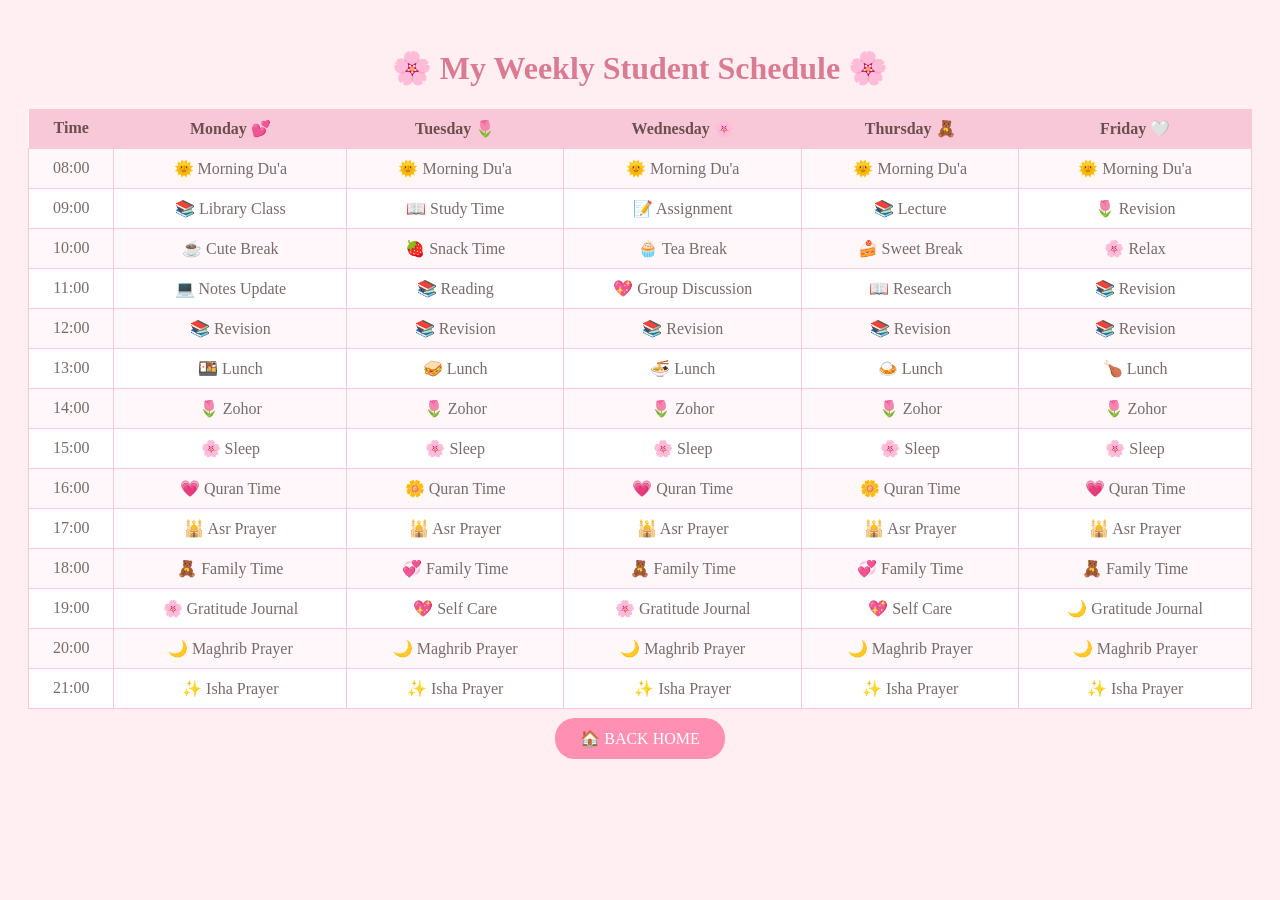
<file: schedule.html>
<!DOCTYPE html>
<html>
<head>
    <title>My Daily Life as a Students</title>
    <style>
        body{
            font-family: 'Comic Sans MS', cursive;
            background-color:#ffeef2;
            padding:20px;
        }

        h1{
            text-align:center;
            color:#d97b93;
        }

        table{
            width:100%;
            border-collapse:collapse;
            background:white;
        }

        th{
            background:#f8c8d8;
            color:#6b4f4f;
            padding:10px;
        }

        td{
            border:1px solid #f8c8d8;
            padding:10px;
            text-align:center;
            color:#7a6a6a;
        }

        tr:nth-child(even){
            background:#fff7f9;
        }
	

.button{
    text-align:center;
    margin-top:20px;
}

.button a{
    text-decoration:none;
    background-color:#ff8fb3;
    color:white;
    padding:12px 25px;
    border-radius:20px;
}

    </style>
</head>
<body>

<h1>🌸 My Weekly Student Schedule 🌸</h1>

<table>
    <tr>
        <th>Time</th>
        <th>Monday 💕</th>
        <th>Tuesday 🌷</th>
        <th>Wednesday 🌸</th>
        <th>Thursday 🧸</th>
        <th>Friday 🤍</th>
    </tr>

    <tr>
        <td>08:00</td>
        <td>🌞 Morning Du'a</td>
        <td>🌞 Morning Du'a</td>
        <td>🌞 Morning Du'a</td>
        <td>🌞 Morning Du'a</td>
        <td>🌞 Morning Du'a</td>
    </tr>

    <tr>
        <td>09:00</td>
        <td>📚 Library Class</td>
        <td>📖 Study Time</td>
        <td>📝 Assignment</td>
        <td>📚 Lecture</td>
        <td>🌷 Revision</td>
    </tr>

    <tr>
        <td>10:00</td>
        <td>☕ Cute Break</td>
        <td>🍓 Snack Time</td>
        <td>🧁 Tea Break</td>
        <td>🍰 Sweet Break</td>
        <td>🌸 Relax</td>
    </tr>

    <tr>
        <td>11:00</td>
        <td>💻 Notes Update</td>
        <td>📚 Reading</td>
        <td>💖 Group Discussion</td>
        <td>📖 Research</td>
        <td>📚 Revision</td>
    </tr>

    <tr>
        <td>12:00</td>
        <td>📚 Revision</td>
        <td>📚 Revision</td>
	<td>📚 Revision</td>
	<td>📚 Revision</td>
	<td>📚 Revision</td>

    </tr>

    <tr>
        <td>13:00</td>
        <td>🍱 Lunch</td>
        <td>🥪 Lunch</td>
        <td>🍜 Lunch</td>
        <td>🍛 Lunch</td>
        <td>🍗 Lunch</td>
    </tr>

    <tr>
        <td>14:00</td>
        <td>🌷 Zohor </td>
        <td>🌷 Zohor</td>
        <td>🌷 Zohor</td>
        <td>🌷 Zohor</td>
        <td>🌷 Zohor</td>
    </tr>

    <tr>
        <td>15:00</td>
        <td>🌸 Sleep</td>
        <td>🌸 Sleep</td>
        <td>🌸 Sleep</td>
        <td>🌸 Sleep</td>
        <td>🌸 Sleep</td>
    </tr>

    <tr>
        <td>16:00</td>
        <td>💗 Quran Time</td>
        <td>🌼 Quran Time</td>
        <td>💗 Quran Time</td>
        <td>🌼 Quran Time</td>
        <td>💗 Quran Time</td>
    </tr>

    <tr>
	<td>17:00</td>
	<td>🕌 Asr Prayer</td>
        <td>🕌 Asr Prayer</td>
        <td>🕌 Asr Prayer</td>
        <td>🕌 Asr Prayer</td>
        <td>🕌 Asr Prayer</td> 
    </tr>

    <tr>
        <td>18:00</td>
        <td>🧸 Family Time</td>
        <td>💞 Family Time</td>
        <td>🧸 Family Time</td>
        <td>💞 Family Time</td>
        <td>🧸 Family Time</td>
    </tr>

    <tr>
        <td>19:00</td>
	<td>🌸 Gratitude Journal</td>
        <td>💖 Self Care</td>
        <td>🌸 Gratitude Journal</td>
        <td>💖 Self Care</td>
        <td>🌙 Gratitude Journal</td>
    </tr>

    <tr>
        <td>20:00</td>
	<td>🌙 Maghrib Prayer</td>
        <td>🌙 Maghrib Prayer</td>
        <td>🌙 Maghrib Prayer</td>
        <td>🌙 Maghrib Prayer</td>
        <td>🌙 Maghrib Prayer</td>
    </tr>

    <tr>
        <td>21:00</td>
	<td>✨ Isha Prayer</td>
        <td>✨ Isha Prayer</td>
        <td>✨ Isha Prayer</td>
        <td>✨ Isha Prayer</td>
        <td>✨ Isha Prayer</td>
    </tr>

</table>

<div class="button">

<a href="home.html">
🏠 BACK HOME
</a>

</div>

</body>
</html>
</file>
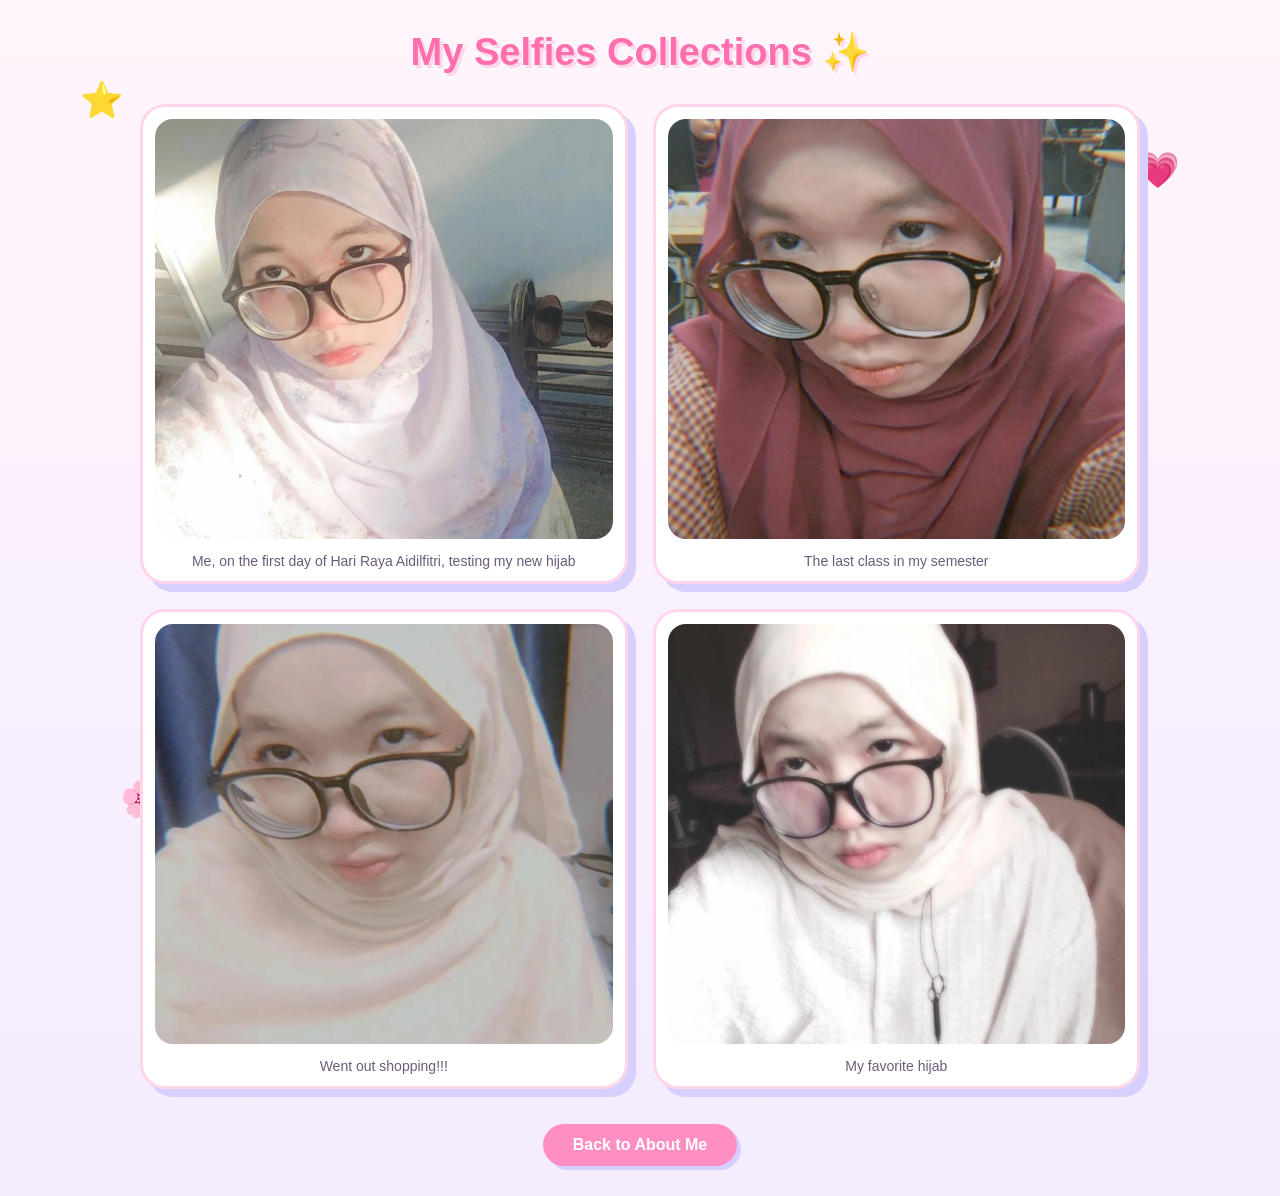
<file: selfies.html>
<!DOCTYPE html>
<html>
<head>
<meta charset="UTF-8">
<meta name="viewport" content="width=device-width, initial-scale=1.0">
<title>My Selfies Collection</title>

<style>
*{
margin:0;
padding:0;
box-sizing:border-box;
font-family:Arial,sans-serif;
}

body{
background:linear-gradient(180deg,#fff5fb,#f4ecff);
min-height:100vh;
padding:30px;
color:#5a3d63;
}

.container{
width:90%;
max-width:1000px;
margin:auto;
text-align:center;
}

.title{
font-size:38px;
margin-bottom:30px;
color:#ff6fae;
text-shadow:3px 3px #ffd6ea;
}

.gallery{
display:grid;
grid-template-columns:repeat(2,1fr);
gap:25px;
}

.photo{
background:#fff;
padding:12px;
border-radius:25px;
box-shadow:8px 8px 0 #d7d0ff;
border:3px solid #ffd6ea;
transition:0.3s;
}

.photo:hover{
transform:translateY(-8px) rotate(-1deg);
}

.photo img{
width:100%;
height:420px;
object-fit:cover;
border-radius:18px;
}

.photo p{
margin-top:10px;
font-size:14px;
color:#6b5b7a;
}

.sticker{
position:fixed;
font-size:35px;
z-index:-1;
}

.star{
top:80px;
left:80px;
}

.heart{
top:150px;
right:100px;
}

.flower{
bottom:80px;
left:120px;
}

.button{
display:inline-block;
margin-top:35px;
padding:12px 30px;
background:#ff8fc2;
color:white;
text-decoration:none;
border-radius:25px;
font-weight:bold;
box-shadow:4px 4px 0 #d7d0ff;
}

.button:hover{
background:#ff6ba9;
}

@media(max-width:768px){

.gallery{
grid-template-columns:1fr;
}

.photo img{
height:350px;
}

.title{
font-size:30px;
}

}
</style>
</head>

<body>

<div class="container">

<h1 class="title">My Selfies Collections ✨</h1>

<div class="sticker star">⭐</div>
<div class="sticker heart">💗</div>
<div class="sticker flower">🌸</div>

<div class="gallery">

<div class="photo">
<img src="Image/memo1.jpeg" alt="">
<p>Me, on the first day of Hari Raya Aidilfitri, testing my new hijab</p>
</div>

<div class="photo">
<img src="Image/memo2.jpeg" alt="">
<p>The last class in my semester</p>
</div>

<div class="photo">
<img src="Image/memo3.jpeg" alt="">
<p>Went out shopping!!!</p>
</div>

<div class="photo">
<img src="Image/memo4.jpeg" alt="">
<p>My favorite hijab</p>
</div>

</div>

<a href="aboutme.html" class="button">Back to About Me</a>

</div>

<script>
const photos=document.querySelectorAll(".photo");

photos.forEach(photo=>{
photo.addEventListener("click",()=>{
photo.classList.toggle("active");
});
});
</script>

</body>
</html>
</file>
<file: style.css>
@import url('https://fonts.googleapis.com/css2?family=Poppins:wght@300;400;600&family=Pacifico&display=swap');

*{
    margin:0;
    padding:0;
    box-sizing:border-box;
}

body{
    font-family:'Poppins',sans-serif;
    background:linear-gradient(180deg,#fef6f8,#f6f0ff);
    color:#6b5b7a;
    overflow-x:hidden;
}

/* MENU */

.menu{
    text-align:center;
    padding:25px;
}

.menu a{
    text-decoration:none;
    color:#7d7337;
    margin:0 10px;
    font-size:14px;
    font-weight:bold;
}

/* Background Decorations */

.bg-doodle1{
    position:absolute;
    top:80px;
    left:20px;
    font-size:50px;
    color:#ff7ca8;
    transform:rotate(-15deg);
}

.bg-doodle2{
    position:absolute;
    right:30px;
    top:150px;
    font-size:60px;
    color:#8b7dff;
}

.bg-doodle3{
    position:absolute;
    bottom:100px;
    left:20px;
    font-size:70px;
    color:#ff5e95;
}

/* Main Container */

.container{
    width:95%;
    max-width:1000px;
    margin:40px auto;
    position:relative;
}

/* Title */

.title{
    text-align:center;
    margin-bottom:25px;
}

.title h1{
    font-size:52px;
    color:#c79dff;
    letter-spacing:2px;
    text-shadow:3px 3px #ffb6d9;
}

.title p{
    font-family:'Pacifico',cursive;
    font-size:38px;
    margin-top:-10px;
    color:#ff5f9e;
}

/* Grid Layout */

.grid{
    display:grid;
    grid-template-columns:1fr 1fr;
    gap:25px;
}

/* Cards */

.card{
    background:#f8ebe3;
    border-radius:30px;
    padding:30px;
    min-height:280px;
    position:relative;
    box-shadow:8px 8px 0px #d7d0ff;
    transition:0.3s;
}

.card:hover{
    transform:translateY(-6px) rotate(-1deg);
}

.card::before{
    content:'';
    width:60px;
    height:18px;
    background:#ffb6c1;
    position:absolute;
    top:-10px;
    left:50%;
    transform:translateX(-50%);
    border-radius:4px;
    opacity:0.8;
}

/* Headings */

.card h2{
    text-align:center;
    margin-bottom:12px;
    font-size:24px;
}

.about h2{
    color:#ff5f9e;
}

.likes h2{
    color:#ff9b42;
}

.facts h2{
    color:#9b7bff;
}

.socials h2{
    color:#7ba64b;
}

/* Text */

.card p,
.card li{
    font-size:14px;
    line-height:1.7;
}

ul{
    padding-left:18px;
}

/* Profile Picture */

.profile{
    width:95px;
    height:95px;
    border-radius:50%;
    object-fit:cover;
    display:block;
    margin:0 auto 15px;
    border:5px solid white;
    box-shadow:0 4px 10px rgba(0,0,0,0.1);
}

/* Footer */

.footer{
    margin-top:25px;
    background:#f8ebe3;
    border-radius:20px;
    padding:25px;
    text-align:center;
    box-shadow:8px 8px 0px #ffc5de;
}

.footer h3{
    color:#ff5f9e;
    margin-bottom:10px;
    font-size:26px;
}

.footer p{
    font-size:14px;
}

/* Sparkles */

.sparkle{
    position:absolute;
    font-size:28px;
}

.s1{
    top:220px;
    right:10px;
    color:#9b7bff;
}

.s2{
    bottom:250px;
    left:10px;
    color:#ff7ca8;
}

/* Responsive */

@media(max-width:700px){

    .grid{
        grid-template-columns:1fr;
    }

    .title h1{
        font-size:42px;
    }

    .title p{
        font-size:30px;
    }

    .container{
        width:90%;
    }

    .menu a{
        display:block;
        margin:10px 0;
    }





*{
margin:0;
padding:0;
box-sizing:border-box;
font-family:'Poppins',sans-serif;
}

body{
background:linear-gradient(180deg,#fff6fb,#f7efff);
color:#6b5b7a;
min-height:100vh;
overflow-x:hidden;
}

.container{
width:90%;
max-width:1100px;
margin:45px auto;
}

.title{
text-align:center;
margin-bottom:40px;
}

.title h1{
font-size:58px;
color:#c79dff;
letter-spacing:2px;
text-shadow:4px 4px #ffb6d9;
}

.title p{
font-family:'Pacifico',cursive;
font-size:42px;
color:#ff5f9e;
margin-top:-15px;
}

.place-gallery{
display:grid;
grid-template-columns:repeat(2,1fr);
gap:35px;
}

.place-card{
background:#f8ebe3;
border-radius:30px;
padding:22px;
box-shadow:10px 10px 0 #d7d0ff;
position:relative;
transition:0.3s;
cursor:pointer;
}

.place-card::before{
content:'';
width:70px;
height:18px;
background:#ffb6c1;
position:absolute;
top:-10px;
left:50%;
transform:translateX(-50%) rotate(-3deg);
border-radius:5px;
}

.place-card:hover{
transform:translateY(-7px) rotate(-1deg);
}

.place-card img{
width:100%;
height:360px;
object-fit:cover;
border-radius:20px;
border:5px solid white;
box-shadow:0 5px 12px rgba(0,0,0,0.15);
}

.place-card h2{
text-align:center;
margin-top:20px;
color:#ff5f9e;
font-size:24px;
}

.place-card p{
text-align:center;
margin-top:12px;
font-size:15px;
line-height:1.8;
}

.button{
text-align:center;
margin-top:45px;
}

.button a{
display:inline-block;
padding:13px 30px;
background:#ff8fc2;
color:white;
text-decoration:none;
border-radius:25px;
font-weight:bold;
box-shadow:5px 5px 0 #d7d0ff;
}

.button a:hover{
background:#ff6ba9;
}

.doodle{
position:fixed;
font-size:42px;
z-index:-1;
}

.d1{
top:170px;
left:45px;
}

.d2{
top:230px;
right:55px;
}

.d3{
bottom:120px;
left:55px;
}

.d4{
bottom:130px;
right:60px;
}

.active{
transform:scale(1.04);
}

@media(max-width:768px){
.place-gallery{
grid-template-columns:1fr;
}

.title h1{
font-size:42px;
}

.title p{
font-size:32px;
}

.place-card img{
height:300px;
}
}



{
    margin:0;
    padding:0;
    background-color:#fffdf8;
    font-family:Arial;
    overflow:hidden;
}

/* TOP BAR */

.top{
    width:100%;
    height:20px;
    background-color:#cfd97c;
}


/* MAIN SECTION */

.main{
    width:100%;
    margin-top:70px;
    text-align:center;
    position:relative;
}

/* PHOTO */

.photo{
    width:220px;
    height:220px;
    border-radius:50%;
    border:4px solid #f5a3b3;
    object-fit:cover;
    position:absolute;
    left:220px;
    top:20px;
}

/* BLUE SHAPE */

.shape{
    width:650px;
    height:230px;
    background-color:#b7cde8;
    border-radius:120px;
    margin:auto;
}

/* TITLE */

.title{
    position:absolute;
    top:80px;
    left:50%;
    transform:translateX(-50%);
    font-size:70px;
    color:#6e6b2d;
    font-family:Georgia;
    font-weight:bold;
    text-align:center;
    width:100%;
}

/* DECORATIONS */

.wave{
    position:absolute;
    top:-40px;
    left:650px;
    font-size:80px;
    color:#f5a3b3;
}

.star{
    position:absolute;
    top:300px;
    left:730px;
    font-size:60px;
    color:#d8d86f;
}

.flower{
    position:absolute;
    top:250px;
    right:180px;
    font-size:90px;
    color:#66b8b0;
}

.rainbow{
    position:absolute;
    top:250px;
    left:180px;
    font-size:90px;
    color:#f5a3b3;
}

/* BUTTON */

.button{
    text-align:center;
    margin-top:100px;
}

.button a{
    text-decoration:none;
    background-color:#f0a18f;
    color:white;
    padding:15px 30px;
    border-radius:30px;
    font-size:18px;
}

.button a:hover{
    background-color:#e48872;
}

/* BOTTOM WAVE */

.bottom{
    width:100%;
    height:40px;
    background-color:#f0a18f;
    position:absolute;
    bottom:0;
}





*{
    margin:0;
    padding:0;
    box-sizing:border-box;
}

body{
    background:linear-gradient(180deg,#fef6f8,#f6f0ff);
    font-family:'Poppins',sans-serif;
    display:flex;
    justify-content:center;
    align-items:center;
    min-height:100vh;
    padding:40px;
}

/* Scrapbook Page */

.scrapbook{
    width:1100px;
    min-height:900px;
    background:#d9bf9b;
    background-image:
    radial-gradient(circle at 10% 20%, rgba(255,255,255,0.1) 0%, transparent 25%),
    radial-gradient(circle at 90% 90%, rgba(255,255,255,0.08) 0%, transparent 25%);
    border-radius:20px;
    position:relative;
    overflow:hidden;
    padding:40px;
    box-shadow:12px 12px 0px #d7d0ff;
}

/* Torn Paper Effect */

.scrapbook::before{
    content:"";
    position:absolute;
    top:0;
    left:0;
    width:100%;
    height:40px;
    background:#e8d3ba;
    clip-path:polygon(0 0,100% 0,100% 60%,95% 50%,90% 65%,85% 45%,80% 60%,75% 40%,70% 55%,65% 35%,60% 55%,55% 35%,50% 60%,45% 40%,40% 60%,35% 45%,30% 65%,25% 50%,20% 65%,15% 45%,10% 60%,5% 45%,0 60%);
}

/* Main Grid */

.gallery{
    display:grid;
    grid-template-columns:repeat(4,1fr);
    gap:12px;
    margin-top:30px;
}

/* Photos */

.photo{
    background:white;
    padding:6px;
    border:3px solid #fff;
    box-shadow:0 4px 12px rgba(0,0,0,0.15);
    transition:0.3s;
}

.photo:hover{
    transform:scale(1.05);
}

.photo img{
    width:100%;
    height:100%;
    object-fit:cover;
    display:block;
}

.small{
    height:120px;
}

.medium{
    height:200px;
}

.large{
    height:300px;
}

/* Title */

.family-title{
    position:absolute;
    top:420px;
    left:50%;
    transform:translateX(-50%);
    font-family:'Pacifico',cursive;
    font-size:55px;
    color:white;
    text-shadow:2px 2px 8px rgba(0,0,0,0.3);
}

/* Decorative Elements */

.airplane{
    position:absolute;
    right:60px;
    bottom:200px;
    font-size:90px;
    opacity:0.8;
}

.building-left{
    position:absolute;
    bottom:0;
    left:0;
    font-size:140px;
}

.building-right{
    position:absolute;
    bottom:0;
    right:0;
    font-size:140px;
}

.sticker{
    position:absolute;
    font-size:60px;
}

.s1{
    top:80px;
    left:60px;
}

.s2{
    bottom:120px;
    left:300px;
}

.s3{
    top:250px;
    right:80px;
}

/* Responsive */

@media(max-width:900px){

.gallery{
    grid-template-columns:repeat(2,1fr);
}

.family-title{
    position:relative;
    top:auto;
    left:auto;
    transform:none;
    text-align:center;
    margin:30px 0;
}

.scrapbook{
    width:100%;
}

}





*{
margin:0;
padding:0;
box-sizing:border-box;
font-family:Arial,sans-serif;
}

body{
background:#f7efe8;
padding:30px;
display:flex;
justify-content:center;
}

.container{
width:850px;
}

.player-card{
background:#f5e3d9;
padding:25px;
border-radius:25px;
border:2px solid #6d4c57;
box-shadow:0 8px 0 #ff7ecf,0 15px 0 #8c52ff;
}

.title{
text-align:center;
font-size:22px;
margin-bottom:20px;
color:#5a2d42;
}

.player-content{
display:flex;
justify-content:space-between;
align-items:center;
}

.song-info h2{
margin:10px 0;
color:#4a2535;
}

.song-info p{
color:#7a6670;
}

.album-art{
width:250px;
height:180px;
border-radius:20px;
background:linear-gradient(135deg,#ffcce6,#f7d6ff,#fff0f6);
border:2px solid #7b5365;
}

.controls{
margin-top:20px;
}

.controls button{
padding:10px 15px;
border:none;
border-radius:50px;
cursor:pointer;
margin-right:10px;
}

.playlist-card{
margin-top:40px;
background:#f5e3d9;
padding:25px;
border-radius:25px;
border:2px solid #6d4c57;
box-shadow:0 8px 0 #ff7ecf,0 15px 0 #8c52ff;
display:flex;
flex-direction:column;
gap:15px;
}

.song{
display:flex;
align-items:center;
gap:15px;
background:white;
padding:12px;
border-radius:15px;
cursor:pointer;
}

.song img{
width:70px;
height:70px;
border-radius:10px;
object-fit:cover;
}

.song span{
margin-left:auto;
font-size:20px;
}

@media(max-width:768px){

.player-content{
flex-direction:column;
gap:20px;
}

.album-art{
width:100%;
}

.container{
width:100%;
}

}






*{
margin:0;
padding:0;
box-sizing:border-box;
font-family:'Poppins',sans-serif;
}
body{
background:linear-gradient(180deg,#fff6fb,#f6f0ff);
color:#6b5b7a;
min-height:100vh;
overflow-x:hidden;
}
.menu{
text-align:center;
padding:25px;
}
.menu a{
text-decoration:none;
color:#7d7337;
margin:0 18px;
font-size:14px;
font-weight:bold;
}
.container{
width:90%;
max-width:1100px;
margin:40px auto;
position:relative;
}
.title{
text-align:center;
margin-bottom:35px;
}
.title h1{
font-size:58px;
color:#c79dff;
text-shadow:3px 3px #ffb6d9;
letter-spacing:2px;
}
.title p{
font-family:'Pacifico',cursive;
font-size:42px;
color:#ff5f9e;
margin-top:-15px;
}
.food-gallery{
display:grid;
grid-template-columns:repeat(2,1fr);
gap:30px;
}
.food-card{
background:#f8ebe3;
border-radius:30px;
padding:20px;
box-shadow:8px 8px 0 #d7d0ff;
position:relative;
transition:0.3s;
}
.food-card::before{
content:'';
width:65px;
height:18px;
background:#ffb6c1;
position:absolute;
top:-10px;
left:50%;
transform:translateX(-50%) rotate(-3deg);
border-radius:5px;
}
.food-card:hover{
transform:translateY(-6px) rotate(-1deg);
}
.food-card img{
width:100%;
height:330px;
object-fit:cover;
border-radius:22px;
border:5px solid white;
box-shadow:0 4px 10px rgba(0,0,0,0.08);
}
.food-card h2{
text-align:center;
margin-top:15px;
color:#ff5f9e;
font-size:24px;
}
.food-card p{
margin-top:10px;
font-size:15px;
line-height:1.7;
text-align:center;
}
.button{
text-align:center;
margin-top:40px;
}
.button a{
display:inline-block;
padding:13px 30px;
background:#ff8fc2;
color:white;
text-decoration:none;
border-radius:25px;
font-weight:bold;
box-shadow:5px 5px 0 #d7d0ff;
}
.button a:hover{
background:#ff6ba9;
}
.doodle{
position:fixed;
font-size:45px;
z-index:-1;
}
.d1{
top:150px;
left:35px;
}
.d2{
right:50px;
top:220px;
}
.d3{
left:60px;
bottom:120px;
}
.d4{
right:55px;
bottom:100px;
}
.active{
transform:scale(1.04);
}
@media(max-width:768px){
.menu a{
display:block;
margin:10px 0;
}
.food-gallery{
grid-template-columns:1fr;
}
.title h1{
font-size:42px;
}
.title p{
font-size:32px;
}
.food-card img{
height:300px;
}
}




*{
margin:0;
padding:0;
box-sizing:border-box;
font-family:'Poppins',sans-serif;
}
body{
background:linear-gradient(180deg,#fff6fb,#f6f0ff);
color:#6b5b7a;
min-height:100vh;
overflow-x:hidden;
}
.menu{
text-align:center;
padding:25px;
}
.menu a{
text-decoration:none;
color:#7d7337;
margin:0 18px;
font-size:14px;
font-weight:bold;
}
.container{
width:90%;
max-width:1100px;
margin:40px auto;
position:relative;
}
.title{
text-align:center;
margin-bottom:35px;
}
.title h1{
font-size:58px;
color:#c79dff;
text-shadow:3px 3px #ffb6d9;
letter-spacing:2px;
}
.title p{
font-family:'Pacifico',cursive;
font-size:42px;
color:#ff5f9e;
margin-top:-15px;
}
.gallery{
display:grid;
grid-template-columns:repeat(2,1fr);
gap:30px;
}
.friend-card{
background:#f8ebe3;
border-radius:30px;
padding:20px;
box-shadow:8px 8px 0 #d7d0ff;
position:relative;
transition:0.3s;
}
.friend-card::before{
content:'';
width:65px;
height:18px;
background:#ffb6c1;
position:absolute;
top:-10px;
left:50%;
transform:translateX(-50%) rotate(-3deg);
border-radius:5px;
}
.friend-card:hover{
transform:translateY(-6px) rotate(-1deg);
}
.friend-card img{
width:100%;
height:390px;
object-fit:cover;
border-radius:22px;
border:5px solid white;
box-shadow:0 4px 10px rgba(0,0,0,0.08);
}
.friend-card h2{
text-align:center;
margin-top:15px;
color:#ff5f9e;
font-size:24px;
}
.friend-card p{
margin-top:10px;
font-size:15px;
line-height:1.7;
text-align:center;
}
.button{
text-align:center;
margin-top:40px;
}
.button a{
display:inline-block;
padding:13px 30px;
background:#ff8fc2;
color:white;
text-decoration:none;
border-radius:25px;
font-weight:bold;
box-shadow:5px 5px 0 #d7d0ff;
}
.button a:hover{
background:#ff6ba9;
}
.doodle{
position:fixed;
font-size:45px;
z-index:-1;
}
.d1{
top:150px;
left:35px;
color:#ff5f9e;
}
.d2{
right:50px;
top:220px;
color:#9b7bff;
}
.d3{
left:60px;
bottom:120px;
color:#ff7ca8;
}
.d4{
right:55px;
bottom:100px;
color:#8b7dff;
}
.active{
transform:scale(1.04);
}
@media(max-width:768px){
.menu a{
display:block;
margin:10px 0;
}
.gallery{
grid-template-columns:1fr;
}
.title h1{
font-size:42px;
}
.title p{
font-size:32px;
}
.friend-card img{
height:340px;
}
}





*{
margin:0;
padding:0;
box-sizing:border-box;
font-family:'Poppins',sans-serif;
}

body{
background:linear-gradient(180deg,#fff6fb,#f6f0ff);
min-height:100vh;
color:#6b5b7a;
overflow-x:hidden;
}

.menu{
text-align:center;
padding:25px;
}

.menu a{
text-decoration:none;
color:#7d7337;
margin:0 18px;
font-size:14px;
font-weight:bold;
}

.container{
width:90%;
max-width:1100px;
margin:40px auto;
}

.title{
text-align:center;
margin-bottom:35px;
}

.title h1{
font-size:58px;
color:#c79dff;
text-shadow:3px 3px #ffb6d9;
}

.title p{
font-family:'Pacifico',cursive;
font-size:42px;
color:#ff5f9e;
margin-top:-15px;
}

.hobby-gallery{
display:grid;
grid-template-columns:repeat(3,1fr);
gap:30px;
}

.hobby-card{
background:#f8ebe3;
padding:20px;
border-radius:30px;
box-shadow:8px 8px 0px #d7d0ff;
position:relative;
transition:0.3s;
cursor:pointer;
}

.hobby-card::before{
content:'';
width:65px;
height:18px;
background:#ffb6c1;
position:absolute;
top:-10px;
left:50%;
transform:translateX(-50%) rotate(-3deg);
border-radius:5px;
}

.hobby-card:hover{
transform:translateY(-8px) rotate(-1deg);
}

.hobby-card img{
width:100%;
height:300px;
object-fit:cover;
border-radius:20px;
border:5px solid white;
}

.hobby-card h2{
text-align:center;
margin-top:15px;
color:#ff5f9e;
font-size:24px;
}

.hobby-card p{
text-align:center;
margin-top:10px;
line-height:1.7;
font-size:14px;
}

.button{
text-align:center;
margin-top:40px;
}

.button a{
display:inline-block;
padding:13px 30px;
background:#ff8fc2;
color:white;
text-decoration:none;
border-radius:25px;
font-weight:bold;
box-shadow:5px 5px 0px #d7d0ff;
}

.button a:hover{
background:#ff6ba9;
}

.doodle{
position:fixed;
font-size:40px;
z-index:-1;
}

.d1{
top:180px;
left:30px;
}

.d2{
right:40px;
top:230px;
}

.d3{
left:50px;
bottom:100px;
}

.d4{
right:60px;
bottom:130px;
}

.active{
transform:scale(1.05);
}

@media(max-width:900px){

.hobby-gallery{
grid-template-columns:1fr;
}

.title h1{
font-size:42px;
}

.title p{
font-size:32px;
}

}






*{
margin:0;
padding:0;
box-sizing:border-box;
font-family:'Poppins',sans-serif;
}
body{
background:linear-gradient(180deg,#fff6fb,#f6f0ff);
min-height:100vh;
color:#6b5b7a;
overflow-x:hidden;
}
.container{
width:90%;
max-width:1000px;
margin:40px auto;
}
.title{
text-align:center;
margin-bottom:35px;
}
.title h1{
font-size:55px;
color:#c79dff;
text-shadow:4px 4px #ffb6d9;
letter-spacing:2px;
}
.title p{
font-family:'Pacifico',cursive;
font-size:40px;
color:#ff5f9e;
margin-top:-12px;
}
.origin-card{
background:#f8ebe3;
border-radius:35px;
padding:25px;
box-shadow:10px 10px 0 #d7d0ff;
position:relative;
margin-bottom:35px;
}
.origin-card::before{
content:'';
width:80px;
height:20px;
background:#ffb6c1;
position:absolute;
top:-10px;
left:50%;
transform:translateX(-50%) rotate(-3deg);
border-radius:5px;
}
.flag-box{
text-align:center;
margin-bottom:25px;
}
.flag-box img{
width:300px;
height:180px;
object-fit:cover;
border-radius:18px;
border:5px solid white;
box-shadow:0 5px 12px rgba(0,0,0,0.15);
}
.flag-box h2{
margin-top:15px;
color:#ff5f9e;
font-size:28px;
}
.flag-box p{
font-size:15px;
line-height:1.8;
margin-top:10px;
}
.info-gallery{
display:grid;
grid-template-columns:1fr 1fr;
gap:30px;
}
.info-card{
background:white;
padding:18px;
border-radius:25px;
box-shadow:6px 6px 0 #ffd6ea;
transition:0.3s;
cursor:pointer;
}
.info-card:hover{
transform:translateY(-6px) rotate(-1deg);
}
.info-card img{
width:100%;
height:300px;
object-fit:cover;
border-radius:18px;
border:4px solid #ffd6e5;
}
.info-card h2{
text-align:center;
color:#ff5f9e;
font-size:24px;
margin-top:15px;
}
.info-card p{
text-align:center;
font-size:14px;
line-height:1.7;
margin-top:10px;
}
.family-note{
background:#fff;
border-radius:25px;
padding:25px;
margin-top:30px;
box-shadow:6px 6px 0 #ffd6ea;
border:3px dashed #ffb6d9;
text-align:center;
}
.family-note h2{
color:#ff5f9e;
font-size:26px;
margin-bottom:12px;
}
.family-note p{
font-size:15px;
line-height:1.8;
}
.school-link{
display:block;
text-align:center;
margin-top:15px;
text-decoration:none;
background:#ff8fc2;
color:white;
padding:10px 20px;
border-radius:25px;
font-weight:bold;
box-shadow:4px 4px 0 #d7d0ff;
}
.school-link:hover{
background:#ff6ba9;
}
.button{
text-align:center;
margin-top:40px;
}
.button a{
display:inline-block;
padding:13px 30px;
background:#ff8fc2;
color:white;
text-decoration:none;
border-radius:25px;
font-weight:bold;
box-shadow:5px 5px 0 #d7d0ff;
}
.button a:hover{
background:#ff6ba9;
}
.doodle{
position:fixed;
font-size:42px;
z-index:-1;
}
.d1{
top:160px;
left:40px;
}
.d2{
top:240px;
right:50px;
}
.d3{
bottom:120px;
left:60px;
}
.d4{
bottom:130px;
right:60px;
}
.active{
transform:scale(1.04);
}
@media(max-width:768px){
.title h1{
font-size:40px;
}
.title p{
font-size:30px;
}
.info-gallery{
grid-template-columns:1fr;
}
.flag-box img{
width:100%;
}
.info-card img{
height:260px;
}
}




*{
margin:0;
padding:0;
box-sizing:border-box;
font-family:'Poppins',sans-serif;
}

body{
background:linear-gradient(180deg,#fff6fb,#f7efff);
min-height:100vh;
color:#6b5b7a;
overflow-x:hidden;
}

.container{
width:90%;
max-width:1200px;
margin:40px auto;
}

.title{
text-align:center;
margin-bottom:40px;
}

.title h1{
font-size:58px;
color:#c79dff;
text-shadow:4px 4px #ffb6d9;
letter-spacing:2px;
}

.title p{
font-family:'Pacifico',cursive;
font-size:40px;
color:#ff5f9e;
margin-top:-10px;
}

.video-gallery{
display:grid;
grid-template-columns:repeat(3,1fr);
gap:30px;
}

.video-card{
background:#f8ebe3;
padding:20px;
border-radius:30px;
box-shadow:10px 10px 0px #d7d0ff;
position:relative;
transition:0.3s;
cursor:pointer;
}

.video-card::before{
content:'';
width:70px;
height:18px;
background:#ffb6c1;
position:absolute;
top:-10px;
left:50%;
transform:translateX(-50%) rotate(-3deg);
border-radius:5px;
}

.video-card:hover{
transform:translateY(-8px);
}

.video-box{
background:white;
padding:10px;
border-radius:20px;
}

video{
width:100%;
height:420px;
object-fit:cover;
border-radius:15px;
border:4px solid #ffd6e5;
}

.video-card h2{
text-align:center;
margin-top:15px;
color:#ff5f9e;
font-size:24px;
}

.video-card p{
text-align:center;
margin-top:10px;
line-height:1.7;
font-size:14px;
}

.button{
text-align:center;
margin-top:40px;
}

.button a{
display:inline-block;
padding:13px 30px;
background:#ff8fc2;
color:white;
text-decoration:none;
border-radius:25px;
font-weight:bold;
box-shadow:5px 5px 0px #d7d0ff;
}

.button a:hover{
background:#ff6ba9;
}

.doodle{
position:fixed;
font-size:40px;
z-index:-1;
}

.d1{
top:150px;
left:40px;
}

.d2{
top:220px;
right:50px;
}

.d3{
bottom:120px;
left:50px;
}

.d4{
bottom:130px;
right:60px;
}

.active{
transform:scale(1.03);
}

@media(max-width:900px){

.video-gallery{
grid-template-columns:1fr;
}

video{
height:500px;
}

.title h1{
font-size:42px;
}

.title p{
font-size:30px;
}

}





 body{
            font-family: 'Comic Sans MS', cursive;
            background-color:#ffeef2;
            padding:20px;
        }

        h1{
            text-align:center;
            color:#d97b93;
        }

        table{
            width:100%;
            border-collapse:collapse;
            background:white;
        }

        th{
            background:#f8c8d8;
            color:#6b4f4f;
            padding:10px;
        }

        td{
            border:1px solid #f8c8d8;
            padding:10px;
            text-align:center;
            color:#7a6a6a;
        }

        tr:nth-child(even){
            background:#fff7f9;
        }
	

.button{
    text-align:center;
    margin-top:20px;
}

.button a{
    text-decoration:none;
    background-color:#ff8fb3;
    color:white;
    padding:12px 25px;
    border-radius:20px;
}




*{
margin:0;
padding:0;
box-sizing:border-box;
font-family:Arial,sans-serif;
}

body{
background:linear-gradient(180deg,#fff5fb,#f4ecff);
min-height:100vh;
padding:30px;
color:#5a3d63;
}

.container{
width:90%;
max-width:1000px;
margin:auto;
text-align:center;
}

.title{
font-size:38px;
margin-bottom:30px;
color:#ff6fae;
text-shadow:3px 3px #ffd6ea;
}

.gallery{
display:grid;
grid-template-columns:repeat(2,1fr);
gap:25px;
}

.photo{
background:#fff;
padding:12px;
border-radius:25px;
box-shadow:8px 8px 0 #d7d0ff;
border:3px solid #ffd6ea;
transition:0.3s;
}

.photo:hover{
transform:translateY(-8px) rotate(-1deg);
}

.photo img{
width:100%;
height:420px;
object-fit:cover;
border-radius:18px;
}

.photo p{
margin-top:10px;
font-size:14px;
color:#6b5b7a;
}

.sticker{
position:fixed;
font-size:35px;
z-index:-1;
}

.star{
top:80px;
left:80px;
}

.heart{
top:150px;
right:100px;
}

.flower{
bottom:80px;
left:120px;
}

.button{
display:inline-block;
margin-top:35px;
padding:12px 30px;
background:#ff8fc2;
color:white;
text-decoration:none;
border-radius:25px;
font-weight:bold;
box-shadow:4px 4px 0 #d7d0ff;
}

.button:hover{
background:#ff6ba9;
}

@media(max-width:768px){

.gallery{
grid-template-columns:1fr;
}

.photo img{
height:350px;
}

.title{
font-size:30px;
}

}
</file>
